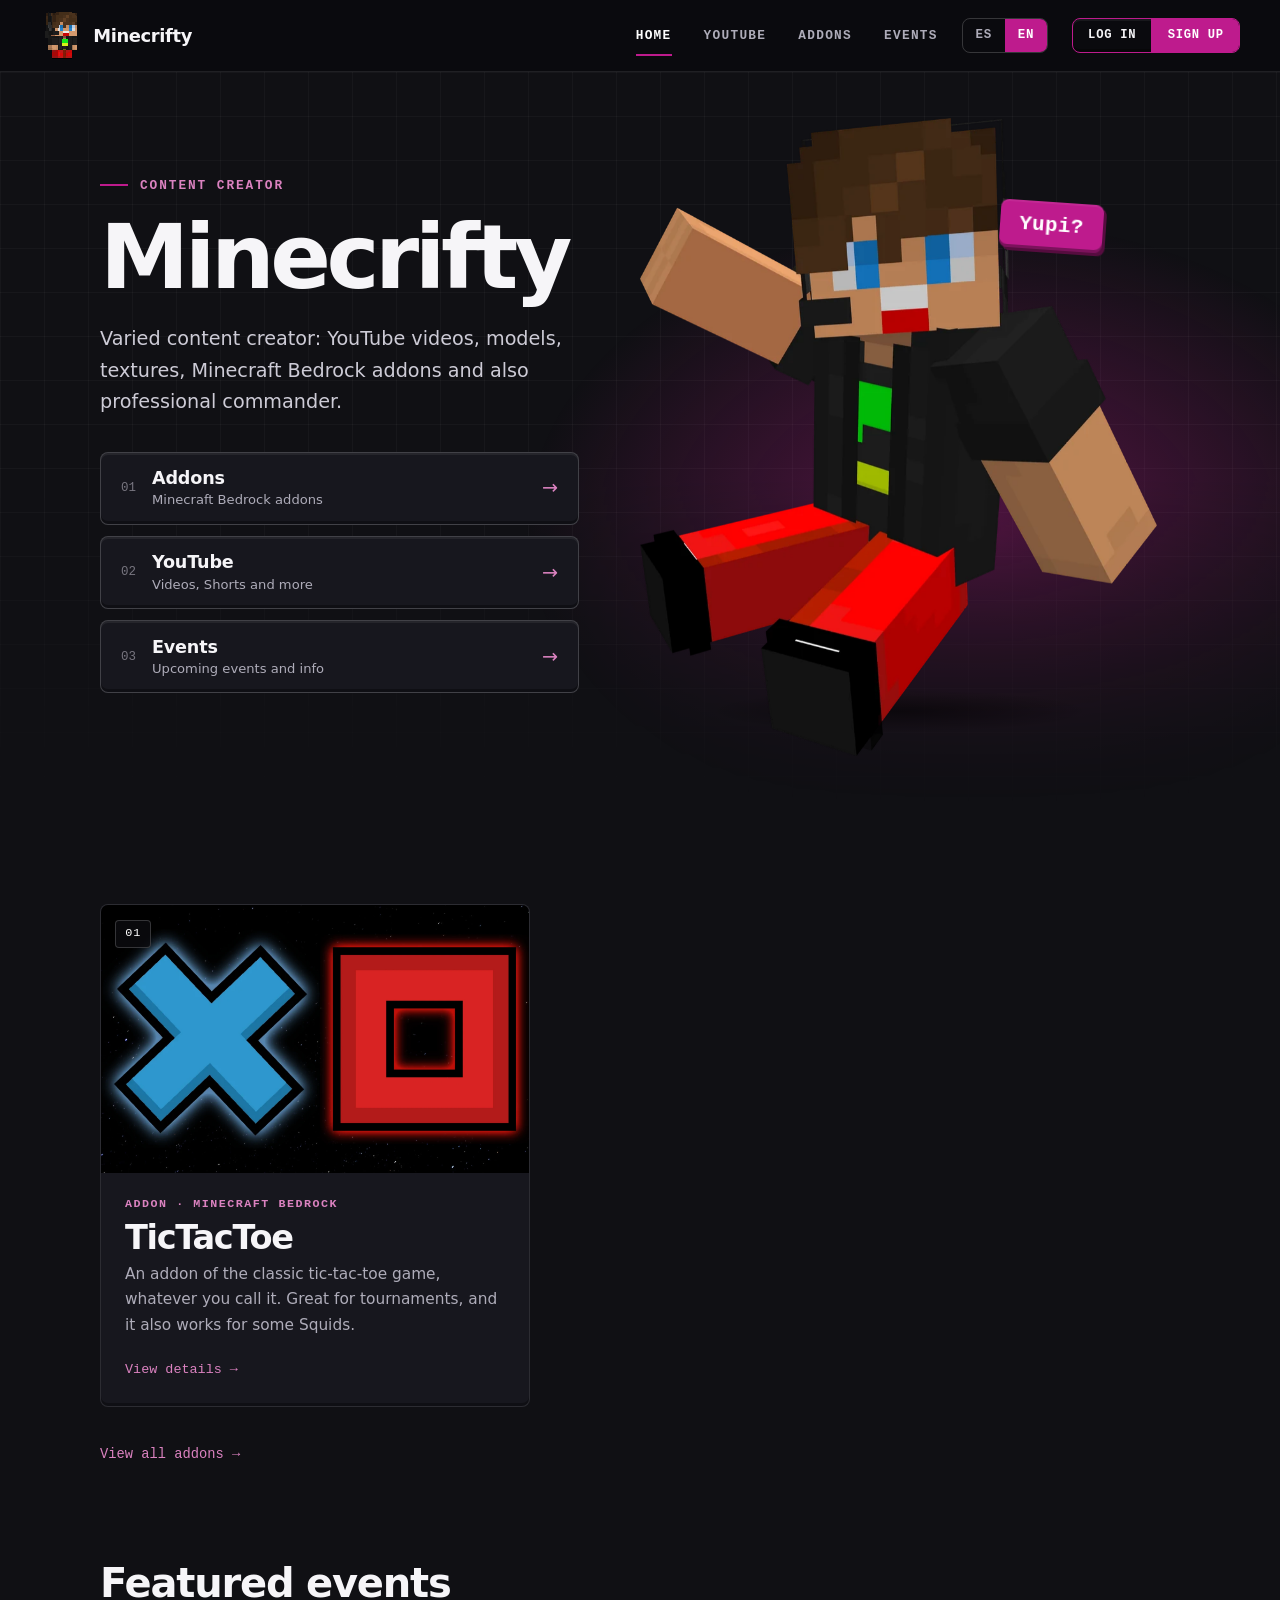
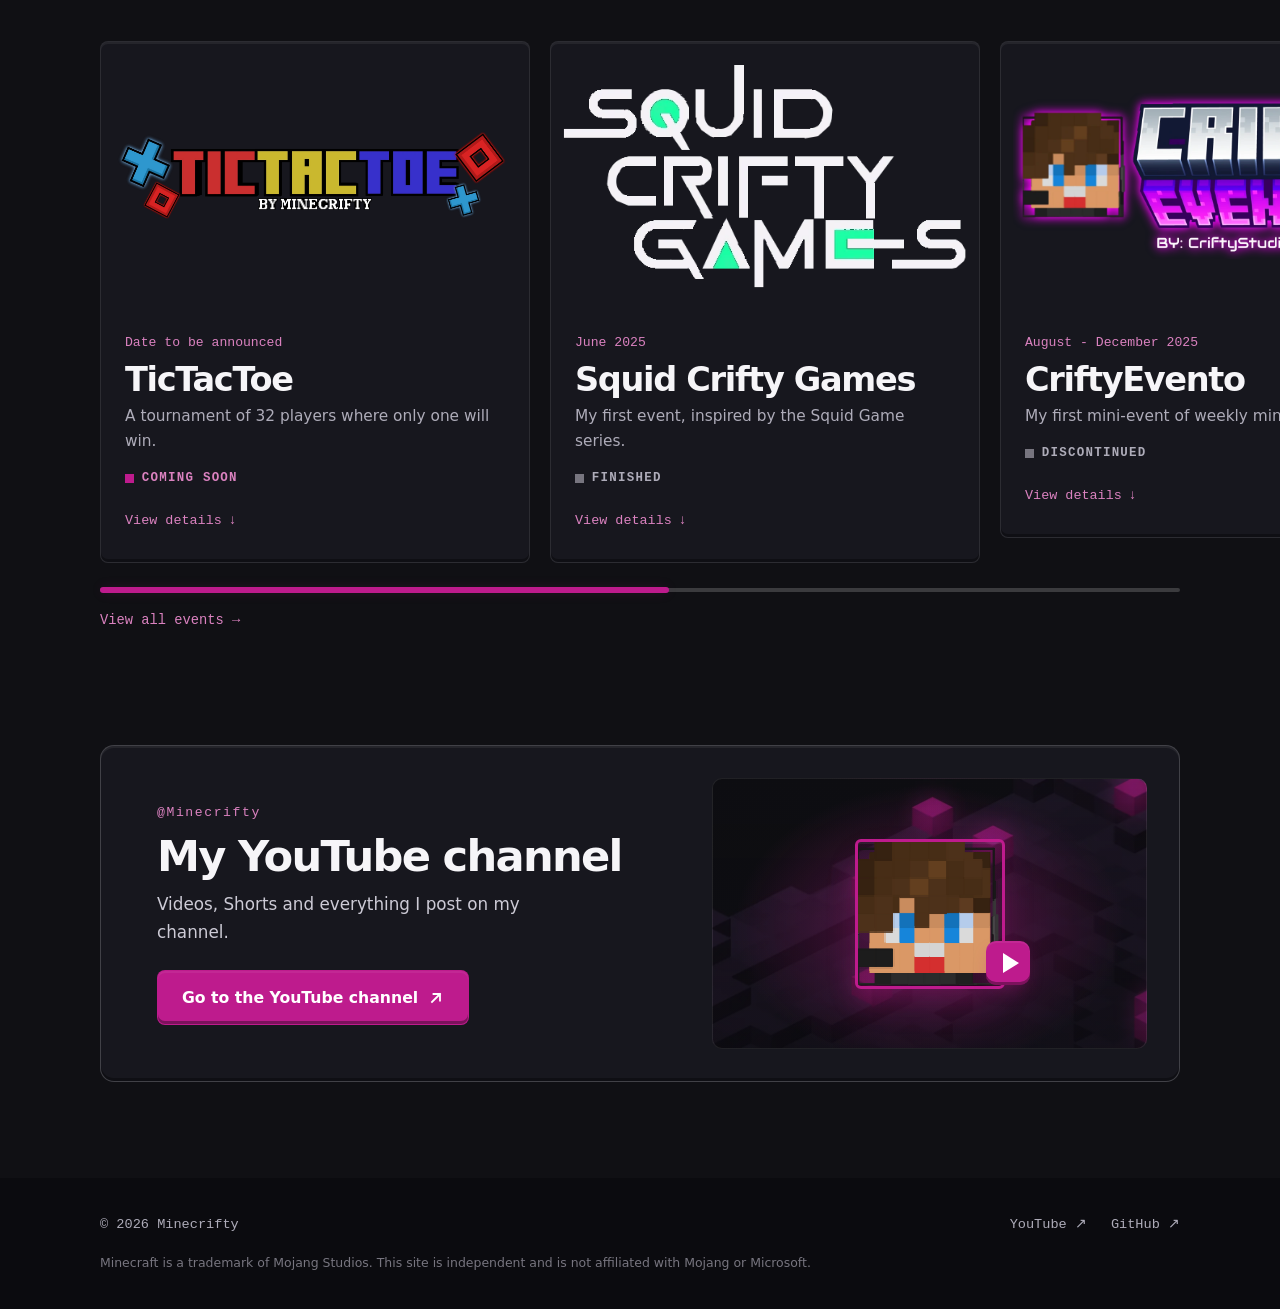
<file: index.html>
<!doctype html>
<html lang="es">
<head>
<meta charset="utf-8">
<meta name="viewport" content="width=device-width, initial-scale=1">
<title data-i18n="meta.home.title">Minecrifty</title>
<meta name="description" content="Página oficial de Minecrifty: creador de contenido de Minecraft: videos de YouTube, modelos, texturas, addons para Bedrock y commander profesional." data-i18n-attr="content:meta.home.desc">
<meta name="theme-color" content="#101014">
<link rel="canonical" href="https://minecrifty.github.io/">
<meta property="og:type" content="website">
<meta property="og:site_name" content="Minecrifty">
<meta property="og:title" content="Minecrifty" data-i18n-attr="content:meta.home.title">
<meta property="og:description" content="Página oficial de Minecrifty: creador de contenido de Minecraft: videos de YouTube, modelos, texturas, addons para Bedrock y commander profesional." data-i18n-attr="content:meta.home.desc">
<meta property="og:url" content="https://minecrifty.github.io/">
<meta property="og:image" content="https://minecrifty.github.io/assets/img/og-image.jpg">
<meta name="twitter:card" content="summary_large_image">
<link rel="icon" href="./favicon.ico?v=8" sizes="any">
<link rel="icon" type="image/png" sizes="32x32" href="./assets/img/favicon-32.png?v=8">
<link rel="icon" type="image/png" sizes="192x192" href="./assets/img/favicon-192.png?v=8">
<link rel="apple-touch-icon" href="./assets/img/apple-touch-icon.png?v=8">
<link rel="stylesheet" href="./assets/css/style.css?v=25">
<script>document.documentElement.classList.add("js")</script>
</head>
<body>
<a class="skip-link" href="#main" data-i18n="skip">Saltar al contenido</a>
<header class="site-header">
  <div class="container bar">
    <a class="brand" href="./" aria-label="Minecrifty, ir al inicio" data-i18n-attr="aria-label:brand.label">
      <span class="brand-pix" aria-hidden="true"><img class="b1" src="./assets/img/brand-1.png" width="42" height="47" alt=""><img class="b2" src="./assets/img/brand-2.png" width="42" height="47" alt=""></span><span>Minecrifty</span>
    </a>
    <nav class="site-nav" id="site-nav" aria-label="Navegación principal" data-i18n-attr="aria-label:nav.label">
      <ul>
        <li><a href="./" aria-current="page" data-i18n="nav.home">Inicio</a></li>
        <li><a href="./youtube/" data-i18n="nav.youtube">YouTube</a></li>
        <li><a href="./projects/" data-i18n="nav.projects">Addons</a></li>
        <li><a href="./events/" data-i18n="nav.events">Eventos</a></li>
        <li class="nav-auth"><div class="auth-split" role="group" aria-label="Cuenta" data-i18n-attr="aria-label:auth.label">
          <button type="button" class="auth-login" data-auth="login" data-i18n="auth.login">Iniciar sesión</button>
          <button type="button" class="auth-signup" data-auth="signup" data-i18n="auth.signup">Registrarse</button>
    </div></li>
      </ul>
    </nav>
    <div class="lang-switch" role="group" aria-label="Idioma" data-i18n-attr="aria-label:lang.label">
      <button type="button" data-lang="es" aria-pressed="true">ES</button>
      <button type="button" data-lang="en" aria-pressed="false">EN</button>
    </div>
    <div class="auth-split" role="group" aria-label="Cuenta" data-i18n-attr="aria-label:auth.label">
      <button type="button" class="auth-login" data-auth="login" data-i18n="auth.login">Iniciar sesión</button>
      <button type="button" class="auth-signup" data-auth="signup" data-i18n="auth.signup">Registrarse</button>
    </div>
    <button class="nav-toggle" type="button" aria-controls="site-nav" aria-expanded="false" aria-label="Menú" data-i18n-attr="aria-label:nav.menu">
      <span></span><span></span>
    </button>
  </div>
</header>
<div class="page">
<main id="main">
  <section class="hero">
    <div class="container hero-grid">
      <div class="hero-text reveal">
        <p class="eyebrow mono" data-i18n="home.role">Creador de contenido</p>
        <h1>Minecrifty</h1>
        <p class="lead" data-i18n="home.lead">Creador de contenido variado como videos de YouTube, modelos, texturas, addons de Minecraft Bedrock y también commander profesional.</p>
        <nav class="menu" aria-label="Accesos principales" data-i18n-attr="aria-label:menu.label">
          <a class="menu-btn" href="./projects/">
            <span class="mb-n mono">01</span>
            <span class="mb-main"><strong data-i18n="menu.addons">Addons</strong><small data-i18n="menu.addons.sub">Addons de Minecraft Bedrock</small></span>
            <span class="mb-arrow" aria-hidden="true">→</span>
          </a>
          <a class="menu-btn" href="./youtube/">
            <span class="mb-n mono">02</span>
            <span class="mb-main"><strong data-i18n="nav.youtube">YouTube</strong><small data-i18n="menu.yt.sub">Videos, Shorts y más</small></span>
            <span class="mb-arrow" aria-hidden="true">→</span>
          </a>
          <a class="menu-btn" href="./events/">
            <span class="mb-n mono">03</span>
            <span class="mb-main"><strong data-i18n="nav.events">Eventos</strong><small data-i18n="menu.events.sub">Próximos eventos e información</small></span>
            <span class="mb-arrow" aria-hidden="true">→</span>
          </a>
        </nav>
      </div>
      <!-- Render de Minecrifty saludando (PNG con transparencia). Para cambiarlo, reemplaza assets/img/minecrifty-wave.webp -->
      <div class="hero-art reveal" style="--d:120ms">
        <span class="hi mono" data-greeting>¡Hola!</span>
        <img class="wave" src="./assets/img/minecrifty-wave.webp" width="811" height="1000" alt="" alt="Minecrifty saludando, render de su skin de Minecraft" data-i18n-attr="alt:home.art.alt" fetchpriority="high" decoding="async">
      </div>

    </div>
  </section>

  <section class="section showcase">
    <div class="container">
      <div class="section-head reveal">
        <h2 data-i18n="home.featured">Addons destacados</h2>
      </div>
    </div>
    <div class="rail reveal" tabindex="0" aria-label="Addons destacados" data-i18n-attr="aria-label:home.featured">
      <a class="slide is-link" href="./projects/tictactoe/">
        <div class="media slide-media">
          <img src="./assets/img/tictactoe.webp" alt="" width="1600" height="1000" loading="lazy" decoding="async">
          <span class="chip mono">01</span>
        </div>
        <div class="slide-body">
          <p class="tag mono" data-i18n="p.ttt.tag">Addon · Minecraft Bedrock</p>
          <h3>TicTacToe</h3>
          <p class="desc" data-i18n="p.ttt.desc">Un addon del típico juego tres en raya, gato, tictactoe, o como le llamen a ese juego. Sirve bastante para hacer torneos y también queda para unos Squids.</p>
          <span class="more mono"><span data-i18n="common.details">Ver detalles</span> <span class="arrow" aria-hidden="true">→</span></span>
        </div>
      </a>
    </div>
    <div class="container">
      <p class="rail-more reveal"><a class="text-link mono" href="./projects/"><span data-i18n="home.all">Ver todos los addons</span> →</a></p>
    </div>
  </section>

  <section class="section showcase events-showcase">
    <div class="container">
      <div class="section-head reveal">
        <h2 data-i18n="home.events">Eventos destacados</h2>
      </div>
    </div>
    <!-- Se rellena sola con los eventos de /events/ (data-events-feed). El contenido de abajo es el respaldo si no carga. -->
    <div class="rail reveal" tabindex="0" aria-label="Eventos destacados" data-i18n-attr="aria-label:home.events" id="events-rail" data-events-feed="./events/" data-rail-line="events-line">
      <article class="slide ev-slide">
        <div class="media slide-media ev-logo"><img src="./assets/img/events/squid-crifty-games.webp" alt="Logo de Squid Crifty Games" width="500" height="286" loading="lazy" decoding="async"><span class="media-placeholder mono" data-i18n="common.imgsoon">Imagen próximamente</span></div>
        <div class="slide-body">
          <p class="ev-date mono" data-i18n="ev.scg.date">Junio 2025</p>
          <h3>Squid Crifty Games</h3>
          <p class="desc" data-i18n="ev.scg.desc">Mi primer evento inspirado en la serie Squid Game.</p>
          <span class="ev-status is-done mono" data-i18n="ev.status.done">Finalizado</span>
          <button class="ev-toggle mono" type="button" aria-expanded="false" aria-controls="home-ev-0"><span data-i18n="common.details">Ver detalles</span> <span class="arrow" aria-hidden="true">↓</span></button>
          <div class="ev-more" id="home-ev-0" hidden>
            <dl class="ev-facts">
              <div><dt data-i18n="ev.status">Estado</dt><dd data-i18n="ev.status.done">Finalizado</dd></div>
              <div><dt data-i18n="ev.when">Fecha</dt><dd data-i18n="ev.scg.date">Junio 2025</dd></div>
            </dl>
            <p class="prose" data-i18n="ev.scg.full">Este fue mi primer evento inspirado en la serie de Squid Game. Fue un evento 100% a base de comandos y addons propios (los addons solo incluían modelos y texturas).</p>
            <ul class="ev-games" data-lightbox>
              <li><div class="media gallery-item"><img src="./assets/img/events/scg/luz-verde-roja.webp" alt="Mapa de Luz Verde/Roja con la línea de meta y cactus" loading="lazy" decoding="async"><span class="media-placeholder mono" data-i18n="common.imgsoon">Imagen próximamente</span></div><strong data-i18n="ev.scg.g1.n">Luz Verde/Roja</strong><span data-i18n="ev.scg.g1.d">Basado en el primer juego de la serie Squid Game: cuando se pone la luz verde los jugadores deben avanzar, y cuando sale la luz roja deben detenerse o serán eliminados.</span></li>
              <li><div class="media gallery-item"><img src="./assets/img/events/scg/en-base.webp" alt="Mapa de En Base con baldosas sobre el césped" loading="lazy" decoding="async"><span class="media-placeholder mono" data-i18n="common.imgsoon">Imagen próximamente</span></div><strong data-i18n="ev.scg.g2.n">En Base</strong><span data-i18n="ev.scg.g2.d">Un juego musical: cuando la música se detiene, los jugadores deben pararse sobre una baldosa iluminada; de lo contrario son eliminados.</span></li>
              <li><div class="media gallery-item"><img src="./assets/img/events/scg/agrupados.webp" alt="Pasillo con aulas del juego Agrupados" loading="lazy" decoding="async"><span class="media-placeholder mono" data-i18n="common.imgsoon">Imagen próximamente</span></div><strong data-i18n="ev.scg.g3.n">Agrupados</strong><span data-i18n="ev.scg.g3.d">Suena la música y, cuando se detiene, aparece un número en pantalla. Esa cantidad exacta de jugadores debe meterse a un aula del mapa; si falta o sobra algún jugador, son eliminados.</span></li>
              <li><div class="media gallery-item"><img src="./assets/img/events/scg/vendados.webp" alt="Circuito de obstáculos de Vendados visto desde arriba" loading="lazy" decoding="async"><span class="media-placeholder mono" data-i18n="common.imgsoon">Imagen próximamente</span></div><strong data-i18n="ev.scg.g4.n">Vendados</strong><span data-i18n="ev.scg.g4.d">Se forman equipos de 2 personas: una es vendada y no puede ver nada, y la otra debe darle instrucciones para cruzar un camino lleno de obstáculos hasta la meta. El último equipo en llegar al final del circuito es eliminado.</span></li>
              <li><div class="media gallery-item"><img src="./assets/img/events/scg/final-congelada.webp" alt="Arena helada de la Final Congelada con jugadores" loading="lazy" decoding="async"><span class="media-placeholder mono" data-i18n="common.imgsoon">Imagen próximamente</span></div><strong data-i18n="ev.scg.g5.n">Final Congelada</strong><span data-i18n="ev.scg.g5.d">El juego final, donde solo quedan dos personas que deben pelear entre sí para ver quién gana; si uno cae al agua, es eliminado.</span></li>
              <li class="is-note"><div class="media gallery-item"><img src="./assets/img/events/scg/zona-de-comandos.webp" alt="Zona de Comandos" loading="lazy" decoding="async"><span class="media-placeholder mono" data-i18n="common.imgsoon">Imagen próximamente</span></div><strong data-i18n="ev.scg.cmd">Zona de Comandos</strong></li>
            </ul>
          </div>
        </div>
      </article>
    </div>
    <!-- Línea desplazadora (solo en PC; aparece cuando hay más eventos de los que caben) -->
    <div class="container">
      <div class="rail-line" id="events-line" hidden><div class="rail-line-thumb" role="scrollbar" aria-orientation="horizontal" aria-controls="events-rail" tabindex="0" aria-label="Desplazar eventos" data-i18n-attr="aria-label:ev.scroll"></div></div>
    </div>
    <div class="container">
      <p class="rail-more reveal"><a class="text-link mono" href="./events/"><span data-i18n="home.events.all">Ver todos los eventos</span> →</a></p>
    </div>
  </section>

  <section class="section yt-section">
    <div class="container">
      <div class="yt-card reveal">
        <div class="yt-card-text">
          <p class="mono band-handle">@Minecrifty</p>
          <h2 data-i18n="home.band.h">Mi canal de YouTube</h2>
          <p class="band-text" data-i18n="home.band.text">Videos, Shorts y todo lo que publico en mi canal.</p>
          <div class="actions">
            <a class="btn btn-primary" href="https://www.youtube.com/@Minecrifty" target="_blank" rel="noopener"><span data-i18n="yt.cta">Ir al canal de YouTube</span><svg viewBox="0 0 16 16" fill="none" stroke="currentColor" stroke-width="1.8" stroke-linecap="square" aria-hidden="true"><path d="M4 12 12 4M5.5 4H12v6.5"/></svg></a>
          </div>
        </div>
        <div class="yt-card-art" aria-hidden="true">
          <img class="yt-head" src="./assets/img/head.png" width="256" height="256" alt="" loading="lazy" decoding="async">
          <span class="play-badge"></span>
        </div>
      </div>
    </div>
  </section>
</main>
<footer class="site-footer">
  <div class="container">
    <div class="footer-row">
      <p class="mono">© <span data-year>2026</span> Minecrifty</p>
      <p class="footer-links mono">
        <a href="https://www.youtube.com/@Minecrifty" target="_blank" rel="noopener">YouTube ↗</a>
        <a href="https://github.com/Minecrifty" target="_blank" rel="noopener">GitHub ↗</a>
      </p>
    </div>
    <p class="footer-note" data-i18n="footer.note">Minecraft es una marca de Mojang Studios. Este sitio es independiente y no está afiliado a Mojang ni a Microsoft.</p>
  </div>
</footer>
</div>
<script src="./assets/js/config.js?v=25"></script>
<script src="./assets/js/videos.js?v=25"></script>
<script src="./assets/js/i18n.js?v=25"></script>
<script src="./assets/js/main.js?v=25"></script>
<script src="./assets/js/char.js?v=25"></script>
<script src="./assets/js/auth.js?v=25"></script>
<script src="./assets/js/profile.js?v=25"></script>
</body>
</html>
</file>
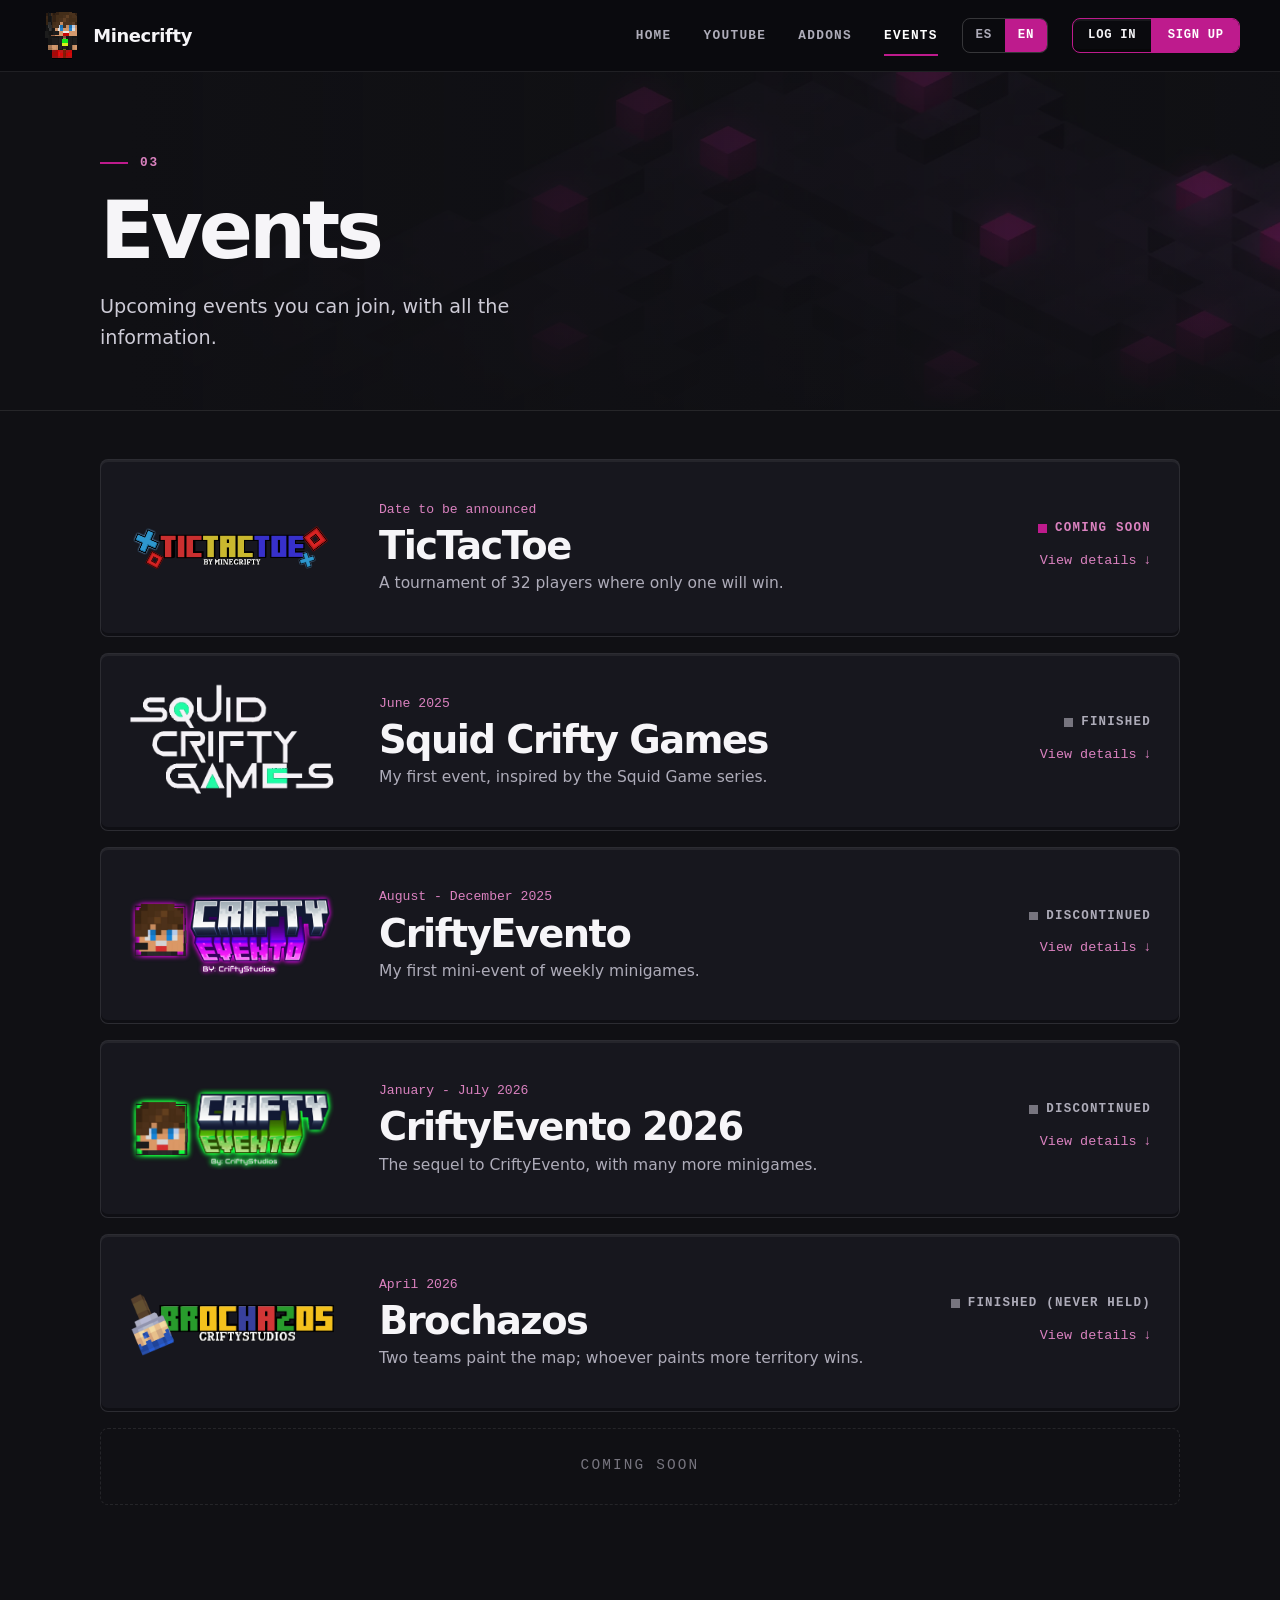
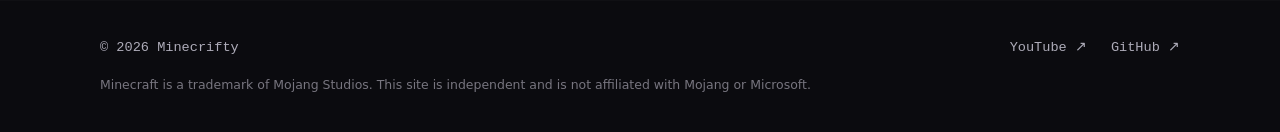
<file: events/index.html>
<!doctype html>
<html lang="es">
<head>
<meta charset="utf-8">
<meta name="viewport" content="width=device-width, initial-scale=1">
<title data-i18n="meta.events.title">Eventos — Minecrifty</title>
<meta name="description" content="Próximos eventos de Minecrifty en los que te puedes meter, con toda la información." data-i18n-attr="content:meta.events.desc">
<meta name="theme-color" content="#101014">
<link rel="canonical" href="https://minecrifty.github.io/events/">
<meta property="og:type" content="website">
<meta property="og:site_name" content="Minecrifty">
<meta property="og:title" content="Eventos — Minecrifty" data-i18n-attr="content:meta.events.title">
<meta property="og:description" content="Próximos eventos de Minecrifty en los que te puedes meter, con toda la información." data-i18n-attr="content:meta.events.desc">
<meta property="og:url" content="https://minecrifty.github.io/events/">
<meta property="og:image" content="https://minecrifty.github.io/assets/img/og-image.jpg">
<meta name="twitter:card" content="summary_large_image">
<link rel="icon" href="../favicon.ico?v=8" sizes="any">
<link rel="icon" type="image/png" sizes="32x32" href="../assets/img/favicon-32.png?v=8">
<link rel="icon" type="image/png" sizes="192x192" href="../assets/img/favicon-192.png?v=8">
<link rel="apple-touch-icon" href="../assets/img/apple-touch-icon.png?v=8">
<link rel="stylesheet" href="../assets/css/style.css?v=25">
<script>document.documentElement.classList.add("js")</script>
</head>
<body>
<a class="skip-link" href="#main" data-i18n="skip">Saltar al contenido</a>
<header class="site-header">
  <div class="container bar">
    <a class="brand" href="../" aria-label="Minecrifty, ir al inicio" data-i18n-attr="aria-label:brand.label">
      <span class="brand-pix" aria-hidden="true"><img class="b1" src="../assets/img/brand-1.png" width="42" height="47" alt=""><img class="b2" src="../assets/img/brand-2.png" width="42" height="47" alt=""></span><span>Minecrifty</span>
    </a>
    <nav class="site-nav" id="site-nav" aria-label="Navegación principal" data-i18n-attr="aria-label:nav.label">
      <ul>
        <li><a href="../" data-i18n="nav.home">Inicio</a></li>
        <li><a href="../youtube/" data-i18n="nav.youtube">YouTube</a></li>
        <li><a href="../projects/" data-i18n="nav.projects">Addons</a></li>
        <li><a href="../events/" aria-current="page" data-i18n="nav.events">Eventos</a></li>
        <li class="nav-auth"><div class="auth-split" role="group" aria-label="Cuenta" data-i18n-attr="aria-label:auth.label">
          <button type="button" class="auth-login" data-auth="login" data-i18n="auth.login">Iniciar sesión</button>
          <button type="button" class="auth-signup" data-auth="signup" data-i18n="auth.signup">Registrarse</button>
    </div></li>
      </ul>
    </nav>
    <div class="lang-switch" role="group" aria-label="Idioma" data-i18n-attr="aria-label:lang.label">
      <button type="button" data-lang="es" aria-pressed="true">ES</button>
      <button type="button" data-lang="en" aria-pressed="false">EN</button>
    </div>
    <div class="auth-split" role="group" aria-label="Cuenta" data-i18n-attr="aria-label:auth.label">
      <button type="button" class="auth-login" data-auth="login" data-i18n="auth.login">Iniciar sesión</button>
      <button type="button" class="auth-signup" data-auth="signup" data-i18n="auth.signup">Registrarse</button>
    </div>
    <button class="nav-toggle" type="button" aria-controls="site-nav" aria-expanded="false" aria-label="Menú" data-i18n-attr="aria-label:nav.menu">
      <span></span><span></span>
    </button>
  </div>
</header>
<div class="page">
<main id="main">
  <header class="page-head">
    <div class="container reveal">
      <p class="eyebrow mono">03</p>
      <h1 data-i18n="events.h1">Eventos</h1>
      <p class="lead" data-i18n="events.lead">Próximos eventos en los que te puedes meter, con toda la información.</p>
    </div>
  </header>
  <section class="section" style="padding-top:clamp(2rem,4vw,3rem)">
    <div class="container plist">
    <!-- Cada evento es un <article class="prow ev-card">. Al hacer clic se despliega .ev-more (info + imágenes).
         El carrusel de "Eventos destacados" del inicio lee estas tarjetas automáticamente. -->
    <article class="prow ev-card reveal" id="tictactoe">
      <div class="media prow-thumb ev-logo"><img src="../assets/img/events/tictactoe.webp" alt="Logo de TicTacToe" width="1600" height="347" loading="lazy" decoding="async"><span class="media-placeholder mono" data-i18n="common.imgsoon">Imagen próximamente</span></div>
      <div class="prow-main">
        <p class="ev-date mono" data-i18n="ev.date">Fecha por anunciar</p>
        <h2>TicTacToe</h2>
        <p class="desc" data-i18n="ev.ttt.desc">Un torneo de 32 personas donde solo una ganará.</p>
      </div>
      <div class="prow-end ev-side">
        <span class="ev-status mono" data-i18n="common.soon">Próximamente</span>
        <button class="ev-toggle mono" type="button" aria-expanded="false" aria-controls="ev-ttt-more"><span data-i18n="common.details">Ver detalles</span> <span class="arrow" aria-hidden="true">↓</span></button>
      </div>
      <div class="ev-more" id="ev-ttt-more" hidden>
        <dl class="ev-facts">
          <div><dt data-i18n="ev.status">Estado</dt><dd data-i18n="common.soon">Próximamente</dd></div>
          <div><dt data-i18n="ev.when">Fecha</dt><dd data-i18n="ev.date">Fecha por anunciar</dd></div>
        </dl>
        <p class="prose" data-i18n="ev.ttt.full">Será un torneo de 32 personas y solo una ganará. Más información próximamente.</p>
        <h3 class="ev-sub mono" data-i18n="ev.images">Imágenes</h3>
        <div class="ev-gallery" data-lightbox>
          <div class="media gallery-item"><img src="../assets/img/events/ttt/partida.webp" alt="Partida de TicTacToe con dos jugadores en el tablero" loading="lazy" decoding="async"><span class="media-placeholder mono" data-i18n="common.imgsoon">Imagen próximamente</span></div>
          <div class="media gallery-item"><img src="../assets/img/events/ttt/tablero.webp" alt="Tablero de TicTacToe con el botón de inicio" loading="lazy" decoding="async"><span class="media-placeholder mono" data-i18n="common.imgsoon">Imagen próximamente</span></div>
          <div class="media gallery-item"><img src="../assets/img/events/ttt/panel.webp" alt="Panel de control de TicTacToe" loading="lazy" decoding="async"><span class="media-placeholder mono" data-i18n="common.imgsoon">Imagen próximamente</span></div>
          <div class="media gallery-item"><img src="../assets/img/events/ttt/llaves.webp" alt="Vista aérea de las llaves del torneo" loading="lazy" decoding="async"><span class="media-placeholder mono" data-i18n="common.imgsoon">Imagen próximamente</span></div>
          <div class="media gallery-item"><img src="../assets/img/events/ttt/entrada.webp" alt="Entrada de la arena helada del torneo" loading="lazy" decoding="async"><span class="media-placeholder mono" data-i18n="common.imgsoon">Imagen próximamente</span></div>
          <div class="media gallery-item"><img src="../assets/img/events/ttt/lobby.webp" alt="Lobby del torneo" loading="lazy" decoding="async"><span class="media-placeholder mono" data-i18n="common.imgsoon">Imagen próximamente</span></div>
        </div>
      </div>
    </article>
    <article class="prow ev-card reveal" id="squid-crifty-games">
      <div class="media prow-thumb ev-logo"><img src="../assets/img/events/squid-crifty-games.webp" alt="Logo de Squid Crifty Games" width="500" height="286" loading="lazy" decoding="async"><span class="media-placeholder mono" data-i18n="common.imgsoon">Imagen próximamente</span></div>
      <div class="prow-main">
        <p class="ev-date mono" data-i18n="ev.scg.date">Junio 2025</p>
        <h2>Squid Crifty Games</h2>
        <p class="desc" data-i18n="ev.scg.desc">Mi primer evento inspirado en la serie Squid Game.</p>
      </div>
      <div class="prow-end ev-side">
        <span class="ev-status is-done mono" data-i18n="ev.status.done">Finalizado</span>
        <button class="ev-toggle mono" type="button" aria-expanded="false" aria-controls="ev-scg-more"><span data-i18n="common.details">Ver detalles</span> <span class="arrow" aria-hidden="true">↓</span></button>
      </div>
      <div class="ev-more" id="ev-scg-more" hidden>
        <dl class="ev-facts">
          <div><dt data-i18n="ev.status">Estado</dt><dd data-i18n="ev.status.done">Finalizado</dd></div>
          <div><dt data-i18n="ev.when">Fecha</dt><dd data-i18n="ev.scg.date">Junio 2025</dd></div>
        </dl>
        <p class="prose" data-i18n="ev.scg.full">Este fue mi primer evento inspirado en la serie de Squid Game. Fue un evento 100% a base de comandos y addons propios (los addons solo incluían modelos y texturas).</p>
        <ul class="ev-games" data-lightbox>
          <li><div class="media gallery-item"><img src="../assets/img/events/scg/luz-verde-roja.webp" alt="Mapa de Luz Verde/Roja con la línea de meta y cactus" loading="lazy" decoding="async"><span class="media-placeholder mono" data-i18n="common.imgsoon">Imagen próximamente</span></div><strong data-i18n="ev.scg.g1.n">Luz Verde/Roja</strong><span data-i18n="ev.scg.g1.d">Basado en el primer juego de la serie Squid Game: cuando se pone la luz verde los jugadores deben avanzar, y cuando sale la luz roja deben detenerse o serán eliminados.</span></li>
          <li><div class="media gallery-item"><img src="../assets/img/events/scg/en-base.webp" alt="Mapa de En Base con baldosas sobre el césped" loading="lazy" decoding="async"><span class="media-placeholder mono" data-i18n="common.imgsoon">Imagen próximamente</span></div><strong data-i18n="ev.scg.g2.n">En Base</strong><span data-i18n="ev.scg.g2.d">Un juego musical: cuando la música se detiene, los jugadores deben pararse sobre una baldosa iluminada; de lo contrario son eliminados.</span></li>
          <li><div class="media gallery-item"><img src="../assets/img/events/scg/agrupados.webp" alt="Pasillo con aulas del juego Agrupados" loading="lazy" decoding="async"><span class="media-placeholder mono" data-i18n="common.imgsoon">Imagen próximamente</span></div><strong data-i18n="ev.scg.g3.n">Agrupados</strong><span data-i18n="ev.scg.g3.d">Suena la música y, cuando se detiene, aparece un número en pantalla. Esa cantidad exacta de jugadores debe meterse a un aula del mapa; si falta o sobra algún jugador, son eliminados.</span></li>
          <li><div class="media gallery-item"><img src="../assets/img/events/scg/vendados.webp" alt="Circuito de obstáculos de Vendados visto desde arriba" loading="lazy" decoding="async"><span class="media-placeholder mono" data-i18n="common.imgsoon">Imagen próximamente</span></div><strong data-i18n="ev.scg.g4.n">Vendados</strong><span data-i18n="ev.scg.g4.d">Se forman equipos de 2 personas: una es vendada y no puede ver nada, y la otra debe darle instrucciones para cruzar un camino lleno de obstáculos hasta la meta. El último equipo en llegar al final del circuito es eliminado.</span></li>
          <li><div class="media gallery-item"><img src="../assets/img/events/scg/final-congelada.webp" alt="Arena helada de la Final Congelada con jugadores" loading="lazy" decoding="async"><span class="media-placeholder mono" data-i18n="common.imgsoon">Imagen próximamente</span></div><strong data-i18n="ev.scg.g5.n">Final Congelada</strong><span data-i18n="ev.scg.g5.d">El juego final, donde solo quedan dos personas que deben pelear entre sí para ver quién gana; si uno cae al agua, es eliminado.</span></li>
          <li class="is-note"><div class="media gallery-item"><img src="../assets/img/events/scg/zona-de-comandos.webp" alt="Zona de Comandos" loading="lazy" decoding="async"><span class="media-placeholder mono" data-i18n="common.imgsoon">Imagen próximamente</span></div><strong data-i18n="ev.scg.cmd">Zona de Comandos</strong></li>
        </ul>
      </div>
    </article>
    <article class="prow ev-card reveal" id="crifty-evento">
      <div class="media prow-thumb ev-logo"><img src="../assets/img/events/crifty-evento.webp" alt="Logo de CriftyEvento" width="1120" height="460" loading="lazy" decoding="async"><span class="media-placeholder mono" data-i18n="common.imgsoon">Imagen próximamente</span></div>
      <div class="prow-main">
        <p class="ev-date mono" data-i18n="ev.ce.date">Agosto - Diciembre 2025</p>
        <h2>CriftyEvento</h2>
        <p class="desc" data-i18n="ev.ce.desc">Mi primer minievento de minijuegos semanales.</p>
      </div>
      <div class="prow-end ev-side">
        <span class="ev-status is-done mono" data-i18n="ev.status.disc">Descontinuado</span>
        <button class="ev-toggle mono" type="button" aria-expanded="false" aria-controls="ev-ce-more"><span data-i18n="common.details">Ver detalles</span> <span class="arrow" aria-hidden="true">↓</span></button>
      </div>
      <div class="ev-more" id="ev-ce-more" hidden>
        <dl class="ev-facts">
          <div><dt data-i18n="ev.status">Estado</dt><dd data-i18n="ev.status.disc">Descontinuado</dd></div>
          <div><dt data-i18n="ev.when">Fecha</dt><dd data-i18n="ev.ce.date">Agosto - Diciembre 2025</dd></div>
        </dl>
        <p class="prose" data-i18n="ev.ce.full">Este fue mi primer minievento de minijuegos que hacía cada semana. Con este proyecto aprendí mucho más sobre comandos.</p>
        <ul class="ev-games" data-lightbox>
          <li><div class="media gallery-item"><img src="../assets/img/events/ce/spleef.webp" alt="Mapa de Spleef con capas de nieve" loading="lazy" decoding="async"><span class="media-placeholder mono" data-i18n="common.imgsoon">Imagen próximamente</span></div><strong data-i18n="ev.c26.g1.n">Spleef</strong><span data-i18n="ev.c26.g1.d">Los jugadores aparecen en un mapa con 8 plataformas de nieve, con una pala y 16 bolas de nieve. Al comenzar, rompen el piso para que los demás caigan hasta el último nivel y mueran.</span></li>
          <li><div class="ev-carousel"><div class="media gallery-item is-current"><img src="../assets/img/events/ce/colas-2.webp" alt="Mapa de Colas Locas con plataformas de colores, a oscuras" loading="lazy" decoding="async"><span class="media-placeholder mono" data-i18n="common.imgsoon">Imagen próximamente</span></div><div class="media gallery-item"><img src="../assets/img/events/ce/colas-1.webp" alt="Mapa de Colas Locas con árboles y césped" loading="lazy" decoding="async"><span class="media-placeholder mono" data-i18n="common.imgsoon">Imagen próximamente</span></div><button type="button" class="ev-car-btn is-prev" data-car="-1" aria-label="Imagen anterior" data-i18n-attr="aria-label:ev.car.prev">‹</button><button type="button" class="ev-car-btn is-next" data-car="1" aria-label="Imagen siguiente" data-i18n-attr="aria-label:ev.car.next">›</button><span class="ev-car-count mono" aria-hidden="true">1 / 2</span></div><strong data-i18n="ev.c26.g5.n">Colas Locas</strong><span data-i18n="ev.c26.g5.d">Hay cierta cantidad de colas y los jugadores deben luchar entre sí para conservar una al terminar el tiempo de la ronda, o morirán.</span></li>
          <li><div class="media gallery-item"><img src="../assets/img/events/ce/torre.webp" alt="Mapa de Torre con zonas de colores por equipo" loading="lazy" decoding="async"><span class="media-placeholder mono" data-i18n="common.imgsoon">Imagen próximamente</span></div><strong data-i18n="ev.ce.g3.n">Torre</strong><span data-i18n="ev.ce.g3.d">Los jugadores se dividen en 4 equipos. Una máquina saca un bloque aleatorio de Tetris que debe colocarse en el suelo de la mejor forma posible para ayudar a los jugadores a llegar a la campana que está en el techo. Los últimos equipos en tocar la campana son eliminados.</span></li>
          <li><div class="media gallery-item"><img src="../assets/img/events/ce/congelados.webp" alt="Mapa nevado de Congelados con un puente de madera" loading="lazy" decoding="async"><span class="media-placeholder mono" data-i18n="common.imgsoon">Imagen próximamente</span></div><strong data-i18n="ev.ce.g4.n">Congelados</strong><span data-i18n="ev.ce.g4.d">Al inicio de la ronda se eligen 2 congeladores. Empieza el tiempo y los demás jugadores deben esconderse o correr para que no los congelen. Un jugador congelado no puede moverse hasta que otro jugador descongelado lo descongele.</span></li>
          <li><div class="media gallery-item"><img src="../assets/img/events/ce/infectados.webp" alt="Mapa de Infectados con un avión estrellado" loading="lazy" decoding="async"><span class="media-placeholder mono" data-i18n="common.imgsoon">Imagen próximamente</span></div><strong data-i18n="ev.ce.g5.n">Infectados</strong><span data-i18n="ev.ce.g5.d">Hay un mapa grande y, al inicio, se elige a un jugador como infectado. Los demás deben escapar de él: si infecta a un jugador, ambos quedan infectados y deben infectar a todos los demás. El último sobreviviente es el ganador.</span></li>
          <li><div class="media gallery-item"><img src="../assets/img/events/ce/mobattack.webp" alt="Mapa de MobAttack con islas flotantes" loading="lazy" decoding="async"><span class="media-placeholder mono" data-i18n="common.imgsoon">Imagen próximamente</span></div><strong data-i18n="ev.ce.g6.n">MobAttack</strong><span data-i18n="ev.ce.g6.d">Los jugadores aparecen en un mapa y deben pelear entre sí. Cada cierto tiempo salen mobs y los jugadores deben evitar que los tiren al vacío; si caen, son eliminados.</span></li>
          <li><div class="media gallery-item"><img src="../assets/img/events/ce/crossy-highway.webp" alt="Carreteras de Crossy Highway" loading="lazy" decoding="async"><span class="media-placeholder mono" data-i18n="common.imgsoon">Imagen próximamente</span></div><strong data-i18n="ev.ce.g7.n">Crossy Highway</strong><span data-i18n="ev.ce.g7.d">Los jugadores aparecen en una calle y deben esquivar los autos y camiones que pasan hasta llegar a la meta; si los aplastan, son eliminados.</span></li>
          <li><div class="media gallery-item"><img src="../assets/img/events/ce/vagonetas.webp" alt="Escenario del teatro con vagonetas" loading="lazy" decoding="async"><span class="media-placeholder mono" data-i18n="common.imgsoon">Imagen próximamente</span></div><strong data-i18n="ev.ce.g8.n">Vagonetas Musicales</strong><span data-i18n="ev.ce.g8.d">Los jugadores aparecen en el escenario del teatro y suena música. Cuando la música se detiene, deben subirse a una vagoneta; quien se quede sin una es eliminado.</span></li>
          <li><div class="media gallery-item"><img src="../assets/img/events/ce/jump-rope.webp" alt="Torre de Jump Rope" loading="lazy" decoding="async"><span class="media-placeholder mono" data-i18n="common.imgsoon">Imagen próximamente</span></div><strong data-i18n="ev.ce.g9.n">Jump Rope</strong><span data-i18n="ev.ce.g9.d">Juego inspirado en la 3.ª temporada de Squid Game: los jugadores deben saltar la cuerda; de lo contrario caen al vacío y son eliminados.</span></li>
          <li><div class="media gallery-item"><img src="../assets/img/events/ce/escondite.webp" alt="Jugadores en la sala de Escondite" loading="lazy" decoding="async"><span class="media-placeholder mono" data-i18n="common.imgsoon">Imagen próximamente</span></div><strong data-i18n="ev.ce.g10.n">Escondite</strong><span data-i18n="ev.ce.g10.d">Otro juego inspirado en la 3.ª temporada de Squid Game. Los jugadores se dividen en 2 equipos, llaves y cuchillos: los de cuchillo deben matar a los de llave, y los de llave deben salir del laberinto sin morir, abriendo puertas con su llave. Cada puerta tiene una cerradura que solo se abre con uno de los 3 tipos de llave repartidos entre los jugadores.</span></li>
          <li class="is-note"><div class="media gallery-item"><img src="../assets/img/events/ce/lobby.webp" alt="Lobby del evento" loading="lazy" decoding="async"><span class="media-placeholder mono" data-i18n="common.imgsoon">Imagen próximamente</span></div><strong data-i18n="ev.note.lobby">Lobby</strong></li>
          <li class="is-note"><div class="media gallery-item"><img src="../assets/img/events/ce/zona-de-comandos.webp" alt="Zona de Comandos" loading="lazy" decoding="async"><span class="media-placeholder mono" data-i18n="common.imgsoon">Imagen próximamente</span></div><strong data-i18n="ev.scg.cmd">Zona de Comandos</strong></li>
        </ul>
      </div>
    </article>
    <article class="prow ev-card reveal" id="crifty-evento-2026">
      <div class="media prow-thumb ev-logo"><img src="../assets/img/events/crifty-evento-2026.webp" alt="Logo de CriftyEvento 2026" width="1705" height="689" loading="lazy" decoding="async"><span class="media-placeholder mono" data-i18n="common.imgsoon">Imagen próximamente</span></div>
      <div class="prow-main">
        <p class="ev-date mono" data-i18n="ev.c26.date">Enero - Julio 2026</p>
        <h2>CriftyEvento 2026</h2>
        <p class="desc" data-i18n="ev.c26.desc">La secuela de CriftyEvento, con muchos más minijuegos.</p>
      </div>
      <div class="prow-end ev-side">
        <span class="ev-status is-done mono" data-i18n="ev.status.disc">Descontinuado</span>
        <button class="ev-toggle mono" type="button" aria-expanded="false" aria-controls="ev-c26-more"><span data-i18n="common.details">Ver detalles</span> <span class="arrow" aria-hidden="true">↓</span></button>
      </div>
      <div class="ev-more" id="ev-c26-more" hidden>
        <dl class="ev-facts">
          <div><dt data-i18n="ev.status">Estado</dt><dd data-i18n="ev.status.disc">Descontinuado</dd></div>
          <div><dt data-i18n="ev.when">Fecha</dt><dd data-i18n="ev.c26.date">Enero - Julio 2026</dd></div>
        </dl>
        <p class="prose" data-i18n="ev.c26.full">Este evento fue la secuela de CriftyEvento (2025) y fue bastante más avanzado en cuanto a la estructura de los comandos. Contaba con bastantes minijuegos:</p>
        <h3 class="ev-sub mono" data-i18n="ev.games">Minijuegos</h3>
        <ul class="ev-games" data-lightbox>
          <li><div class="media gallery-item"><img src="../assets/img/events/c26/spleef.webp" alt="Mapa de Spleef con plataformas de nieve" loading="lazy" decoding="async"><span class="media-placeholder mono" data-i18n="common.imgsoon">Imagen próximamente</span></div><strong data-i18n="ev.c26.g1.n">Spleef</strong><span data-i18n="ev.c26.g1.d">Los jugadores aparecen en un mapa con 8 plataformas de nieve, con una pala y 16 bolas de nieve. Al comenzar, rompen el piso para que los demás caigan hasta el último nivel y mueran.</span></li>
          <li><div class="media gallery-item"><img src="../assets/img/events/c26/colores.webp" alt="Plataformas de colores del juego Colores" loading="lazy" decoding="async"><span class="media-placeholder mono" data-i18n="common.imgsoon">Imagen próximamente</span></div><strong data-i18n="ev.c26.g2.n">Colores</strong><span data-i18n="ev.c26.g2.d">Hay varias plataformas de distintos colores. La pantalla muestra un color y los jugadores deben ir a una plataforma de ese color en un tiempo asignado; de lo contrario mueren.</span></li>
          <li><div class="media gallery-item"><img src="../assets/img/events/c26/ice.webp" alt="Pista de hielo de Ice Rink Risk" loading="lazy" decoding="async"><span class="media-placeholder mono" data-i18n="common.imgsoon">Imagen próximamente</span></div><strong data-i18n="ev.c26.g3.n">Ice Rink Risk</strong><span data-i18n="ev.c26.g3.d">Los jugadores aparecen en un mapa de hielo limitado. Una bola con pinchos rebota en las paredes y deben evitar que los pinche o morirán.</span></li>
          <li><div class="media gallery-item"><img src="../assets/img/events/c26/base.webp" alt="Mapa de En Base con baldosas sobre el césped" loading="lazy" decoding="async"><span class="media-placeholder mono" data-i18n="common.imgsoon">Imagen próximamente</span></div><strong data-i18n="ev.c26.g4.n">En Base</strong><span data-i18n="ev.c26.g4.d">Hay varias bases en el suelo y, cuando la música para, los jugadores deben ir a una base iluminada; de lo contrario mueren.</span></li>
          <li><div class="media gallery-item"><img src="../assets/img/events/c26/colas.webp" alt="Mapa de Colas Locas con hongos y un estanque" loading="lazy" decoding="async"><span class="media-placeholder mono" data-i18n="common.imgsoon">Imagen próximamente</span></div><strong data-i18n="ev.c26.g5.n">Colas Locas</strong><span data-i18n="ev.c26.g5.d">Hay cierta cantidad de colas y los jugadores deben luchar entre sí para conservar una al terminar el tiempo de la ronda, o morirán.</span></li>
          <li><div class="media gallery-item"><img src="../assets/img/events/c26/banderas.webp" alt="Mapa de Banderas sobre lava" loading="lazy" decoding="async"><span class="media-placeholder mono" data-i18n="common.imgsoon">Imagen próximamente</span></div><strong data-i18n="ev.c26.g6.n">Banderas</strong><span data-i18n="ev.c26.g6.d">Mi juego favorito de todos los que he hecho. Los jugadores están en una plataforma flotante y el administrador tiene dos banderas: si saca la roja, deben agacharse; si saca la blanca, deben saltar. Quien se equivoca cae al vacío y muere.</span></li>
          <li><div class="media gallery-item"><img src="../assets/img/events/c26/colina.webp" alt="Mapa de Colina con tres montañas y banderas" loading="lazy" decoding="async"><span class="media-placeholder mono" data-i18n="common.imgsoon">Imagen próximamente</span></div><strong data-i18n="ev.c26.g7.n">Colina</strong><span data-i18n="ev.c26.g7.d">Los jugadores aparecen en un mapa con 3 montañas fáciles de escalar: dos moradas y pequeñas, y una verde y más grande. La verde da 1 punto por segundo y la morada 1 punto cada 3 segundos. Gana quien consiga más puntos antes de que acabe el tiempo; los de menor puntaje son eliminados.</span></li>
          <li><div class="media gallery-item"><img src="../assets/img/events/c26/huevos.webp" alt="Granja de Huevos con zonas de colores por equipo" loading="lazy" decoding="async"><span class="media-placeholder mono" data-i18n="common.imgsoon">Imagen próximamente</span></div><strong data-i18n="ev.c26.g8.n">Huevos</strong><span data-i18n="ev.c26.g8.d">Se forman 4 equipos de distintos colores y se esconden huevos de Pascua de esos 4 colores. Cada equipo debe encontrar la mayor cantidad de huevos de su color; el equipo con menos huevos es eliminado.</span></li>
                  <li class="is-note"><div class="media gallery-item"><img src="../assets/img/events/c26/lobby.webp" alt="Lobby del evento" loading="lazy" decoding="async"><span class="media-placeholder mono" data-i18n="common.imgsoon">Imagen próximamente</span></div><strong data-i18n="ev.note.lobby">Lobby</strong></li>
          <li class="is-note"><div class="media gallery-item"><img src="../assets/img/events/c26/cancelado.webp" alt="Pista de carreras, juego cancelado debido a errores" loading="lazy" decoding="async"><span class="media-placeholder mono" data-i18n="common.imgsoon">Imagen próximamente</span></div><strong data-i18n="ev.note.cancel">Juego cancelado debido a errores</strong></li>
          <li class="is-note"><div class="media gallery-item"><img src="../assets/img/events/c26/comandos.webp" alt="Zona de Comandos" loading="lazy" decoding="async"><span class="media-placeholder mono" data-i18n="common.imgsoon">Imagen próximamente</span></div><strong data-i18n="ev.scg.cmd">Zona de Comandos</strong></li>
        </ul>
      </div>
    </article>
    <article class="prow ev-card reveal" id="brochazos">
      <div class="media prow-thumb ev-logo"><img src="../assets/img/events/brochazos.webp" alt="Logo de Brochazos" width="2053" height="659" loading="lazy" decoding="async"><span class="media-placeholder mono" data-i18n="common.imgsoon">Imagen próximamente</span></div>
      <div class="prow-main">
        <p class="ev-date mono" data-i18n="ev.br.date">Abril 2026</p>
        <h2>Brochazos</h2>
        <p class="desc" data-i18n="ev.br.desc">Dos equipos pintan el mapa; gana quien pinte más territorio.</p>
      </div>
      <div class="prow-end ev-side">
        <span class="ev-status is-done mono" data-i18n="ev.status.never">Finalizado (nunca se realizó)</span>
        <button class="ev-toggle mono" type="button" aria-expanded="false" aria-controls="ev-br-more"><span data-i18n="common.details">Ver detalles</span> <span class="arrow" aria-hidden="true">↓</span></button>
      </div>
      <div class="ev-more" id="ev-br-more" hidden>
        <dl class="ev-facts">
          <div><dt data-i18n="ev.status">Estado</dt><dd data-i18n="ev.status.never">Finalizado (nunca se realizó)</dd></div>
          <div><dt data-i18n="ev.when">Fecha</dt><dd data-i18n="ev.br.date">Abril 2026</dd></div>
        </dl>
        <p class="prose" data-i18n="ev.br.full">Los jugadores se dividen en 2 equipos de distinto color. Cada uno recibe una brocha y debe pintar la mayor cantidad posible del mapa. Por el mapa hay cajas de regalo que otorgan power ups que pueden beneficiar o perjudicar. Al terminar, el equipo con más territorio pintado gana y el otro es eliminado.</p>
        <ul class="ev-games" data-lightbox>
          <li><div class="media gallery-item"><img src="../assets/img/events/br/mapa-aereo.webp" alt="Vista aérea del mapa de Brochazos" loading="lazy" decoding="async"><span class="media-placeholder mono" data-i18n="common.imgsoon">Imagen próximamente</span></div><strong data-i18n="ev.br.i1.n">Vista aérea del mapa</strong><span data-i18n="ev.br.i1.d">Un laberinto de paredes sobre nieve, con la base de cada equipo (naranja y verde) en extremos opuestos.</span></li>
          <li><div class="media gallery-item"><img src="../assets/img/events/br/mapa-suelo.webp" alt="Mapa de Brochazos visto desde el suelo" loading="lazy" decoding="async"><span class="media-placeholder mono" data-i18n="common.imgsoon">Imagen próximamente</span></div><strong data-i18n="ev.br.i2.n">Dentro del mapa</strong><span data-i18n="ev.br.i2.d">Los pasillos de nieve, los muros y las cajas de madera repartidas por el mapa vistos desde el suelo.</span></li>
          <li><div class="media gallery-item"><img src="../assets/img/events/br/power-ups.webp" alt="Caja de regalo, helicóptero y frasco de pintura" loading="lazy" decoding="async"><span class="media-placeholder mono" data-i18n="common.imgsoon">Imagen próximamente</span></div><strong data-i18n="ev.br.i3.n">Power ups</strong><span data-i18n="ev.br.i3.d">Una caja de regalo, un helicóptero y un frasco de pintura: algunos de los objetos que aparecen por el mapa.</span></li>
          <li><div class="media gallery-item"><img src="../assets/img/events/br/isla.webp" alt="Isla flotante con árboles" loading="lazy" decoding="async"><span class="media-placeholder mono" data-i18n="common.imgsoon">Imagen próximamente</span></div><strong data-i18n="ev.br.i4.n">Isla</strong><span data-i18n="ev.br.i4.d">Una isla flotante con árboles y una plataforma en el centro.</span></li>
          <li class="is-note"><div class="media gallery-item"><img src="../assets/img/events/br/zona-de-comandos.webp" alt="Zona de Comandos" loading="lazy" decoding="async"><span class="media-placeholder mono" data-i18n="common.imgsoon">Imagen próximamente</span></div><strong data-i18n="ev.scg.cmd">Zona de Comandos</strong></li>
        </ul>
      </div>
    </article>
    <p class="ev-soon mono reveal" data-i18n="common.soon">Próximamente</p>
    </div>
  </section>
</main>
<footer class="site-footer">
  <div class="container">
    <div class="footer-row">
      <p class="mono">© <span data-year>2026</span> Minecrifty</p>
      <p class="footer-links mono">
        <a href="https://www.youtube.com/@Minecrifty" target="_blank" rel="noopener">YouTube ↗</a>
        <a href="https://github.com/Minecrifty" target="_blank" rel="noopener">GitHub ↗</a>
      </p>
    </div>
    <p class="footer-note" data-i18n="footer.note">Minecraft es una marca de Mojang Studios. Este sitio es independiente y no está afiliado a Mojang ni a Microsoft.</p>
  </div>
</footer>
</div>
<script src="../assets/js/config.js?v=25"></script>
<script src="../assets/js/videos.js?v=25"></script>
<script src="../assets/js/i18n.js?v=25"></script>
<script src="../assets/js/main.js?v=25"></script>
<script src="../assets/js/char.js?v=25"></script>
<script src="../assets/js/auth.js?v=25"></script>
<script src="../assets/js/profile.js?v=25"></script>
</body>
</html>
</file>
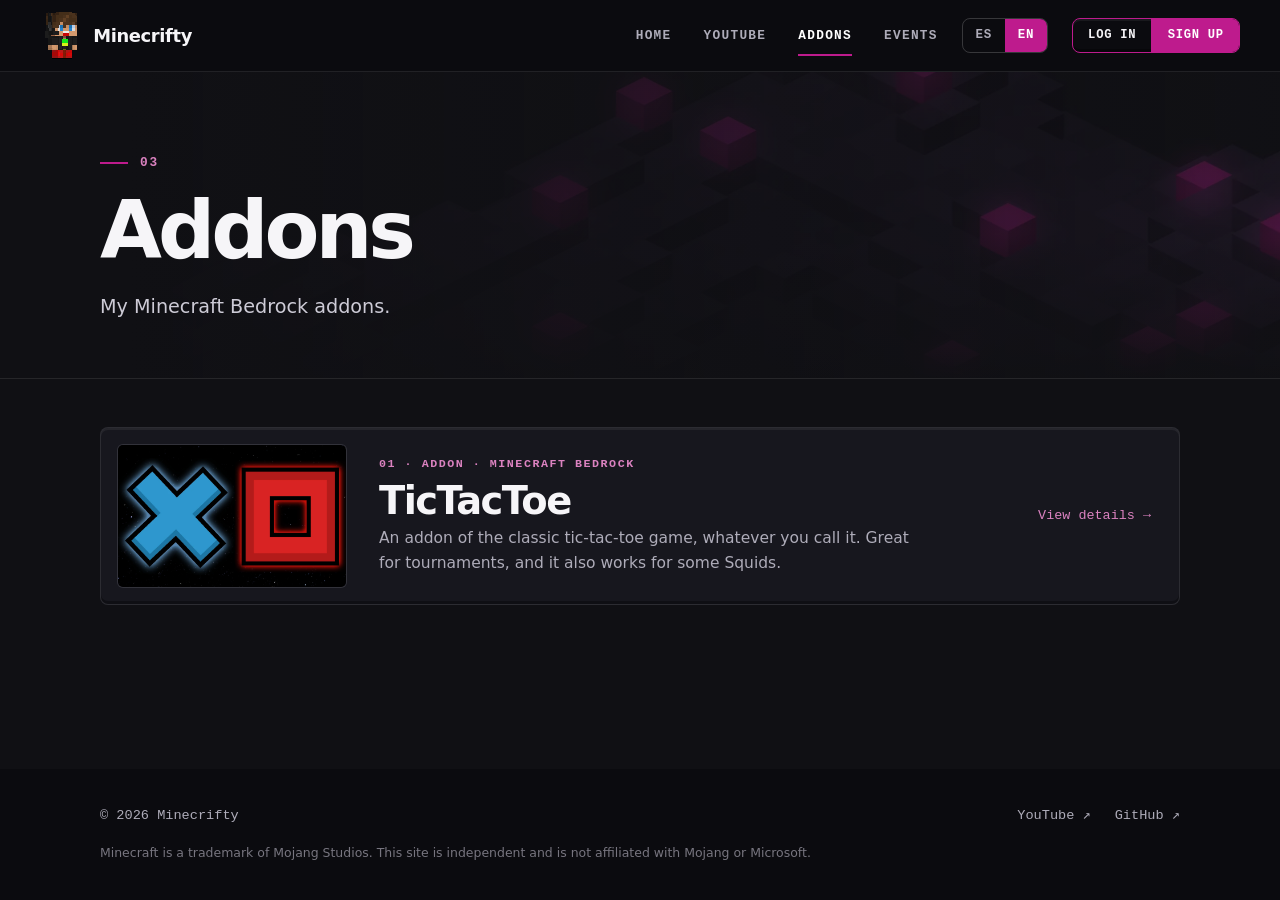
<file: projects/index.html>
<!doctype html>
<html lang="es">
<head>
<meta charset="utf-8">
<meta name="viewport" content="width=device-width, initial-scale=1">
<title data-i18n="meta.projects.title">Addons — Minecrifty</title>
<meta name="description" content="Addons de Minecraft Bedrock de Minecrifty." data-i18n-attr="content:meta.projects.desc">
<meta name="theme-color" content="#101014">
<link rel="canonical" href="https://minecrifty.github.io/projects/">
<meta property="og:type" content="website">
<meta property="og:site_name" content="Minecrifty">
<meta property="og:title" content="Addons — Minecrifty" data-i18n-attr="content:meta.projects.title">
<meta property="og:description" content="Addons de Minecraft Bedrock de Minecrifty." data-i18n-attr="content:meta.projects.desc">
<meta property="og:url" content="https://minecrifty.github.io/projects/">
<meta property="og:image" content="https://minecrifty.github.io/assets/img/og-image.jpg">
<meta name="twitter:card" content="summary_large_image">
<link rel="icon" href="../favicon.ico?v=8" sizes="any">
<link rel="icon" type="image/png" sizes="32x32" href="../assets/img/favicon-32.png?v=8">
<link rel="icon" type="image/png" sizes="192x192" href="../assets/img/favicon-192.png?v=8">
<link rel="apple-touch-icon" href="../assets/img/apple-touch-icon.png?v=8">
<link rel="stylesheet" href="../assets/css/style.css?v=22">
<script>document.documentElement.classList.add("js")</script>
</head>
<body>
<a class="skip-link" href="#main" data-i18n="skip">Saltar al contenido</a>
<header class="site-header">
  <div class="container bar">
    <a class="brand" href="../" aria-label="Minecrifty, ir al inicio" data-i18n-attr="aria-label:brand.label">
      <span class="brand-pix" aria-hidden="true"><img class="b1" src="../assets/img/brand-1.png" width="42" height="47" alt=""><img class="b2" src="../assets/img/brand-2.png" width="42" height="47" alt=""></span><span>Minecrifty</span>
    </a>
    <nav class="site-nav" id="site-nav" aria-label="Navegación principal" data-i18n-attr="aria-label:nav.label">
      <ul>
        <li><a href="../" data-i18n="nav.home">Inicio</a></li>
        <li><a href="../youtube/" data-i18n="nav.youtube">YouTube</a></li>
        <li><a href="../projects/" aria-current="page" data-i18n="nav.projects">Addons</a></li>
        <li><a href="../events/" data-i18n="nav.events">Eventos</a></li>
        <li class="nav-auth"><div class="auth-split" role="group" aria-label="Cuenta" data-i18n-attr="aria-label:auth.label">
          <button type="button" class="auth-login" data-auth="login" data-i18n="auth.login">Iniciar sesión</button>
          <button type="button" class="auth-signup" data-auth="signup" data-i18n="auth.signup">Registrarse</button>
    </div></li>
      </ul>
    </nav>
    <div class="lang-switch" role="group" aria-label="Idioma" data-i18n-attr="aria-label:lang.label">
      <button type="button" data-lang="es" aria-pressed="true">ES</button>
      <button type="button" data-lang="en" aria-pressed="false">EN</button>
    </div>
    <div class="auth-split" role="group" aria-label="Cuenta" data-i18n-attr="aria-label:auth.label">
      <button type="button" class="auth-login" data-auth="login" data-i18n="auth.login">Iniciar sesión</button>
      <button type="button" class="auth-signup" data-auth="signup" data-i18n="auth.signup">Registrarse</button>
    </div>
    <button class="nav-toggle" type="button" aria-controls="site-nav" aria-expanded="false" aria-label="Menú" data-i18n-attr="aria-label:nav.menu">
      <span></span><span></span>
    </button>
  </div>
</header>
<div class="page">
<main id="main">
  <header class="page-head">
    <div class="container reveal">
      <p class="eyebrow mono">03</p>
      <h1 data-i18n="projects.h1">Addons</h1>
      <p class="lead" data-i18n="projects.lead">Mis addons de Minecraft Bedrock.</p>
    </div>
  </header>
  <section class="section" style="padding-top:clamp(2rem,4vw,3rem)">
    <div class="container plist">
    <a class="prow is-link reveal" href="../projects/tictactoe/">
      <div class="media prow-thumb"><img src="../assets/img/tictactoe.webp" alt="" width="1600" height="1000" loading="lazy" decoding="async"></div>
      <div class="prow-main">
        <p class="tag mono"><span>01</span> · <span data-i18n="p.ttt.tag">Addon · Minecraft Bedrock</span></p>
        <h2>TicTacToe</h2>
        <p class="desc" data-i18n="p.ttt.desc">Un addon del típico juego tres en raya, gato, tictactoe, o como le llamen a ese juego. Sirve bastante para hacer torneos y también queda para unos Squids.</p>
      </div>
      <span class="prow-end mono"><span data-i18n="common.details">Ver detalles</span> →</span>
    </a>
    </div>
  </section>
</main>
<footer class="site-footer">
  <div class="container">
    <div class="footer-row">
      <p class="mono">© <span data-year>2026</span> Minecrifty</p>
      <p class="footer-links mono">
        <a href="https://www.youtube.com/@Minecrifty" target="_blank" rel="noopener">YouTube ↗</a>
        <a href="https://github.com/Minecrifty" target="_blank" rel="noopener">GitHub ↗</a>
      </p>
    </div>
    <p class="footer-note" data-i18n="footer.note">Minecraft es una marca de Mojang Studios. Este sitio es independiente y no está afiliado a Mojang ni a Microsoft.</p>
  </div>
</footer>
</div>
<script src="../assets/js/config.js?v=22"></script>
<script src="../assets/js/videos.js?v=22"></script>
<script src="../assets/js/i18n.js?v=22"></script>
<script src="../assets/js/main.js?v=22"></script>
<script src="../assets/js/char.js?v=22"></script>
<script src="../assets/js/auth.js?v=22"></script>
<script src="../assets/js/profile.js?v=22"></script>
</body>
</html>
</file>
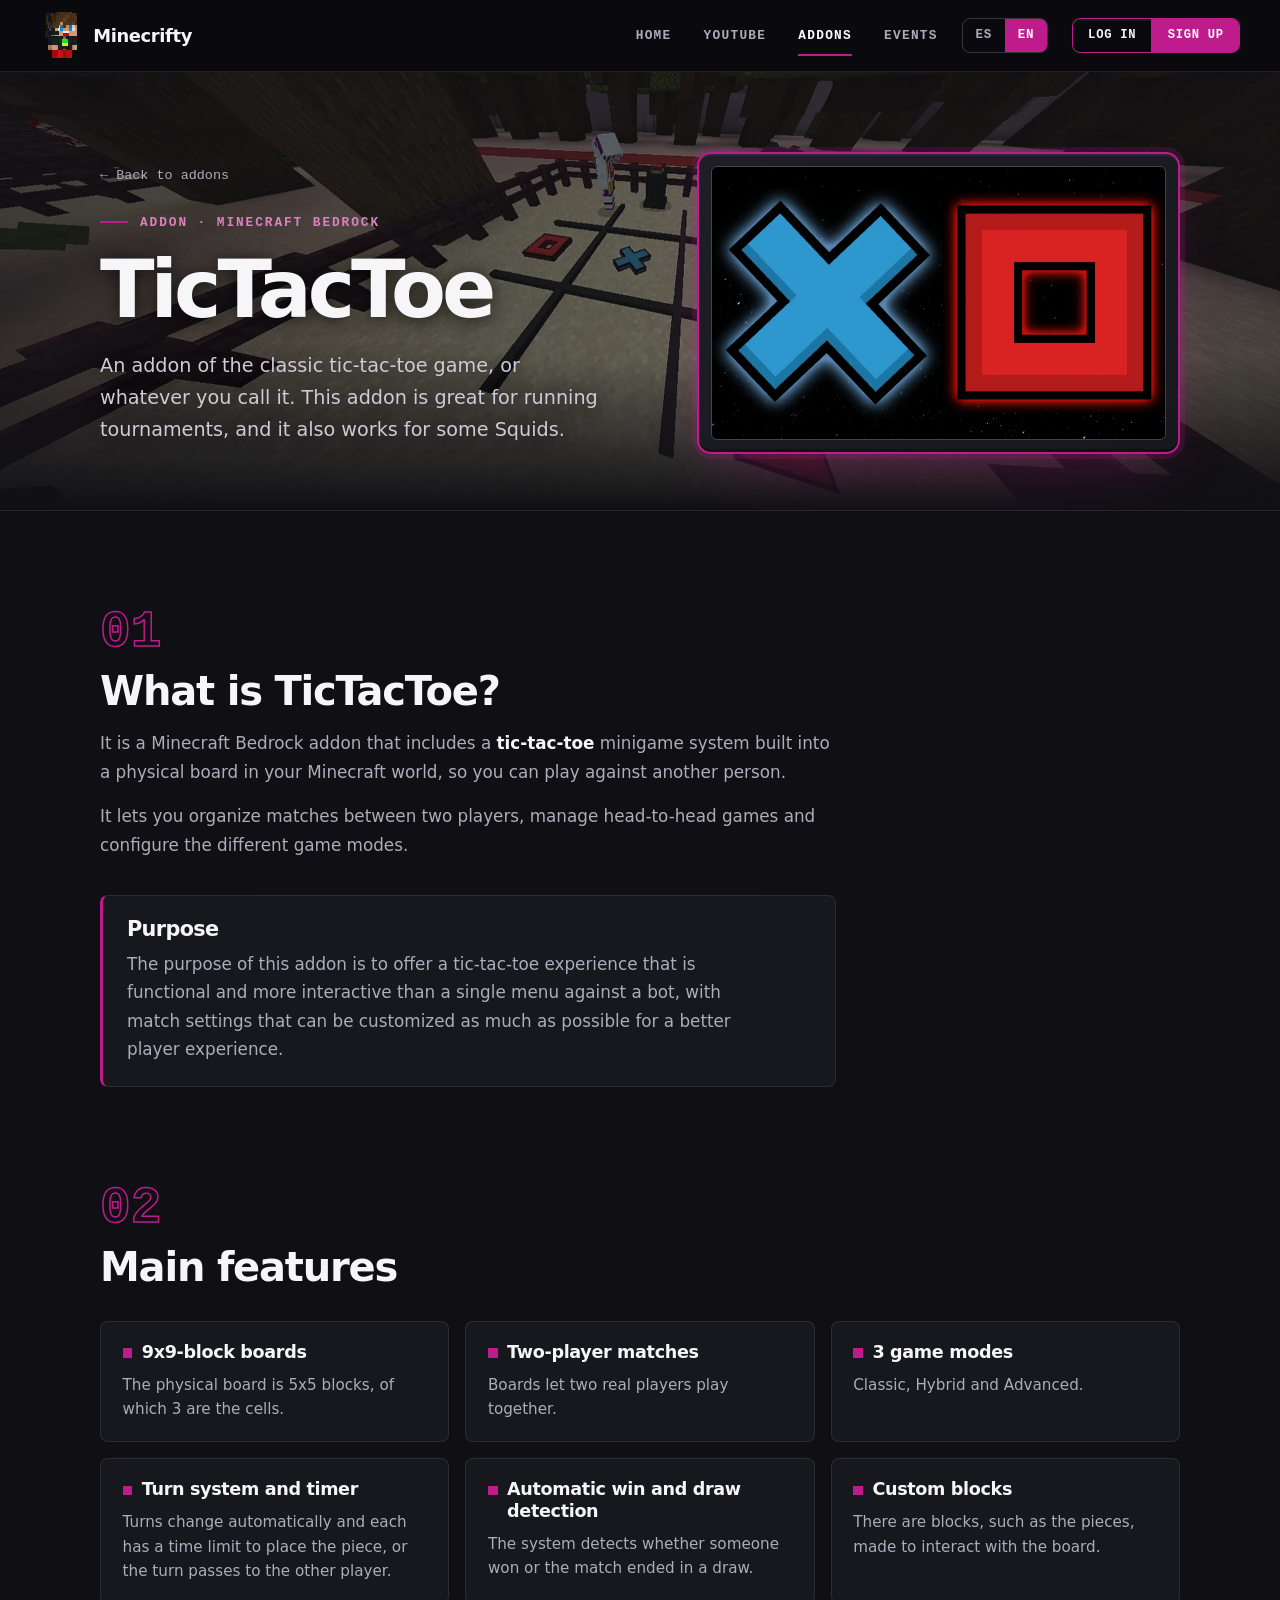
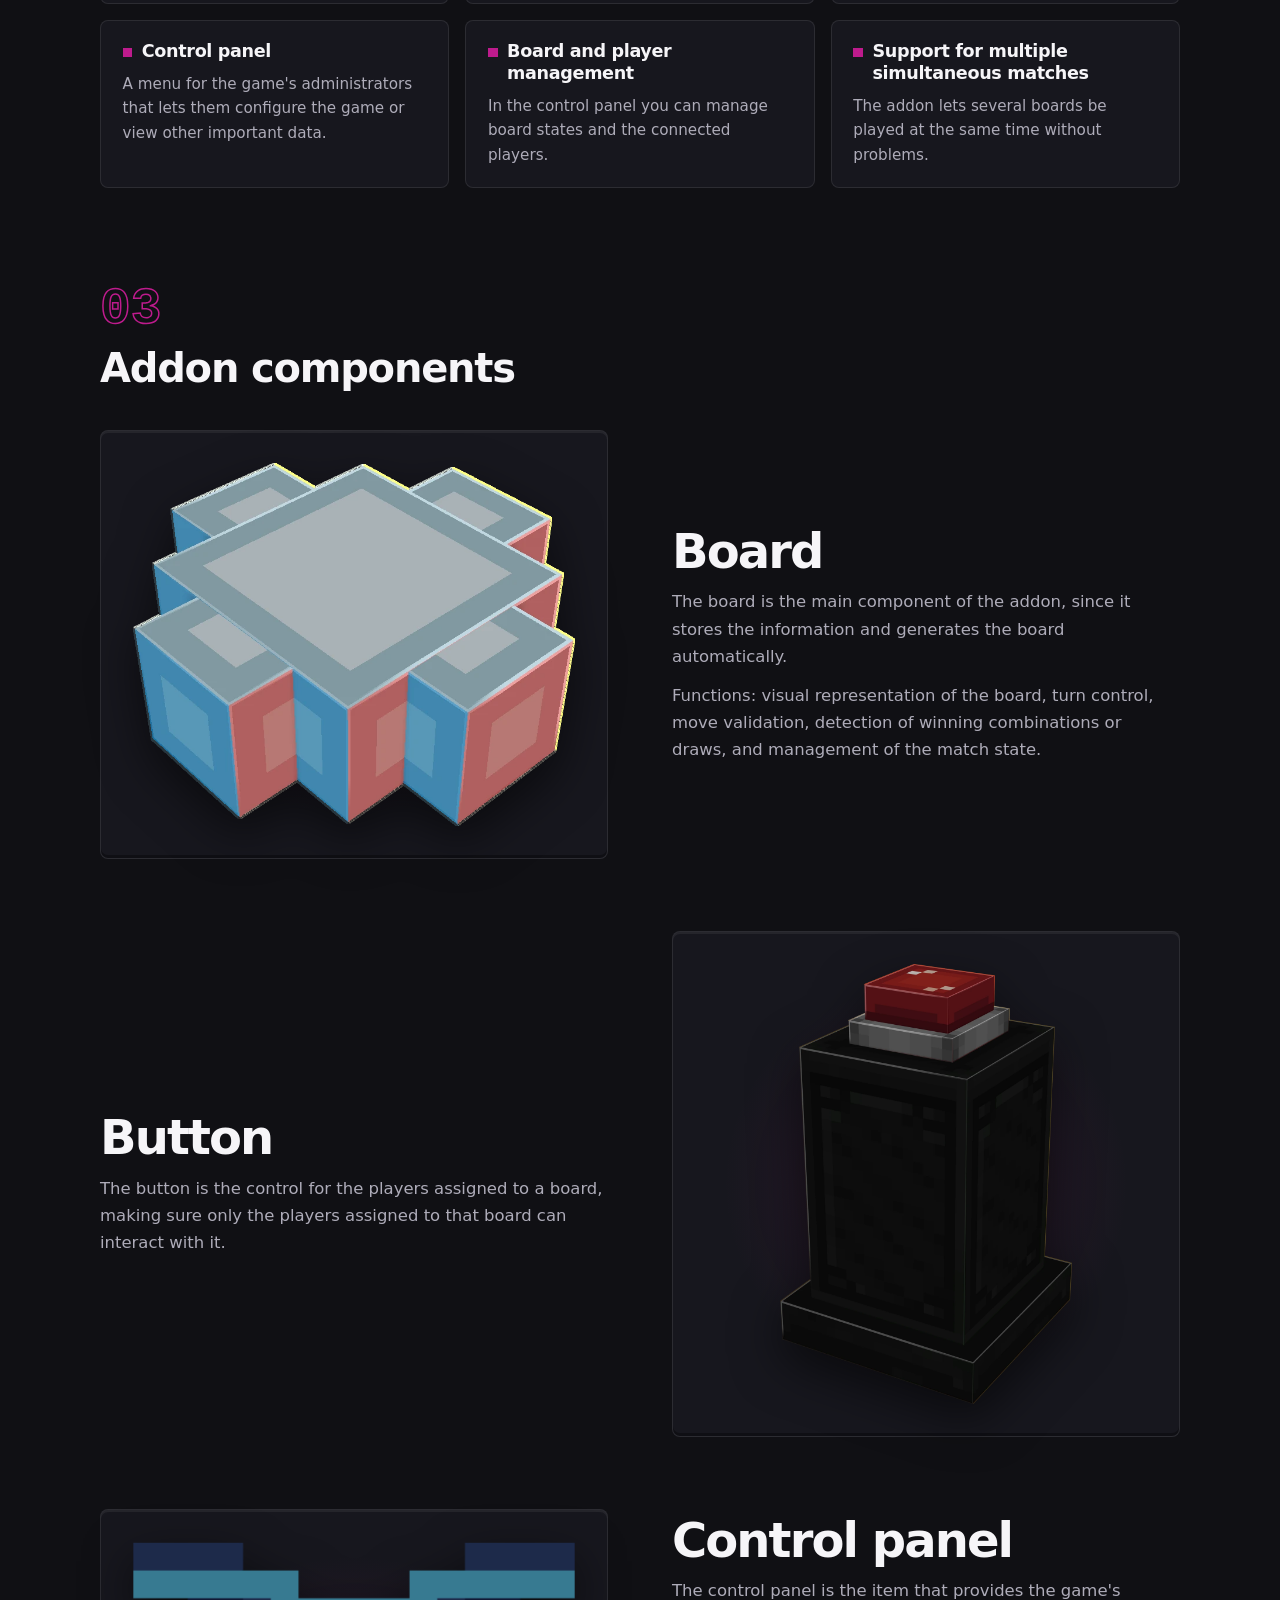
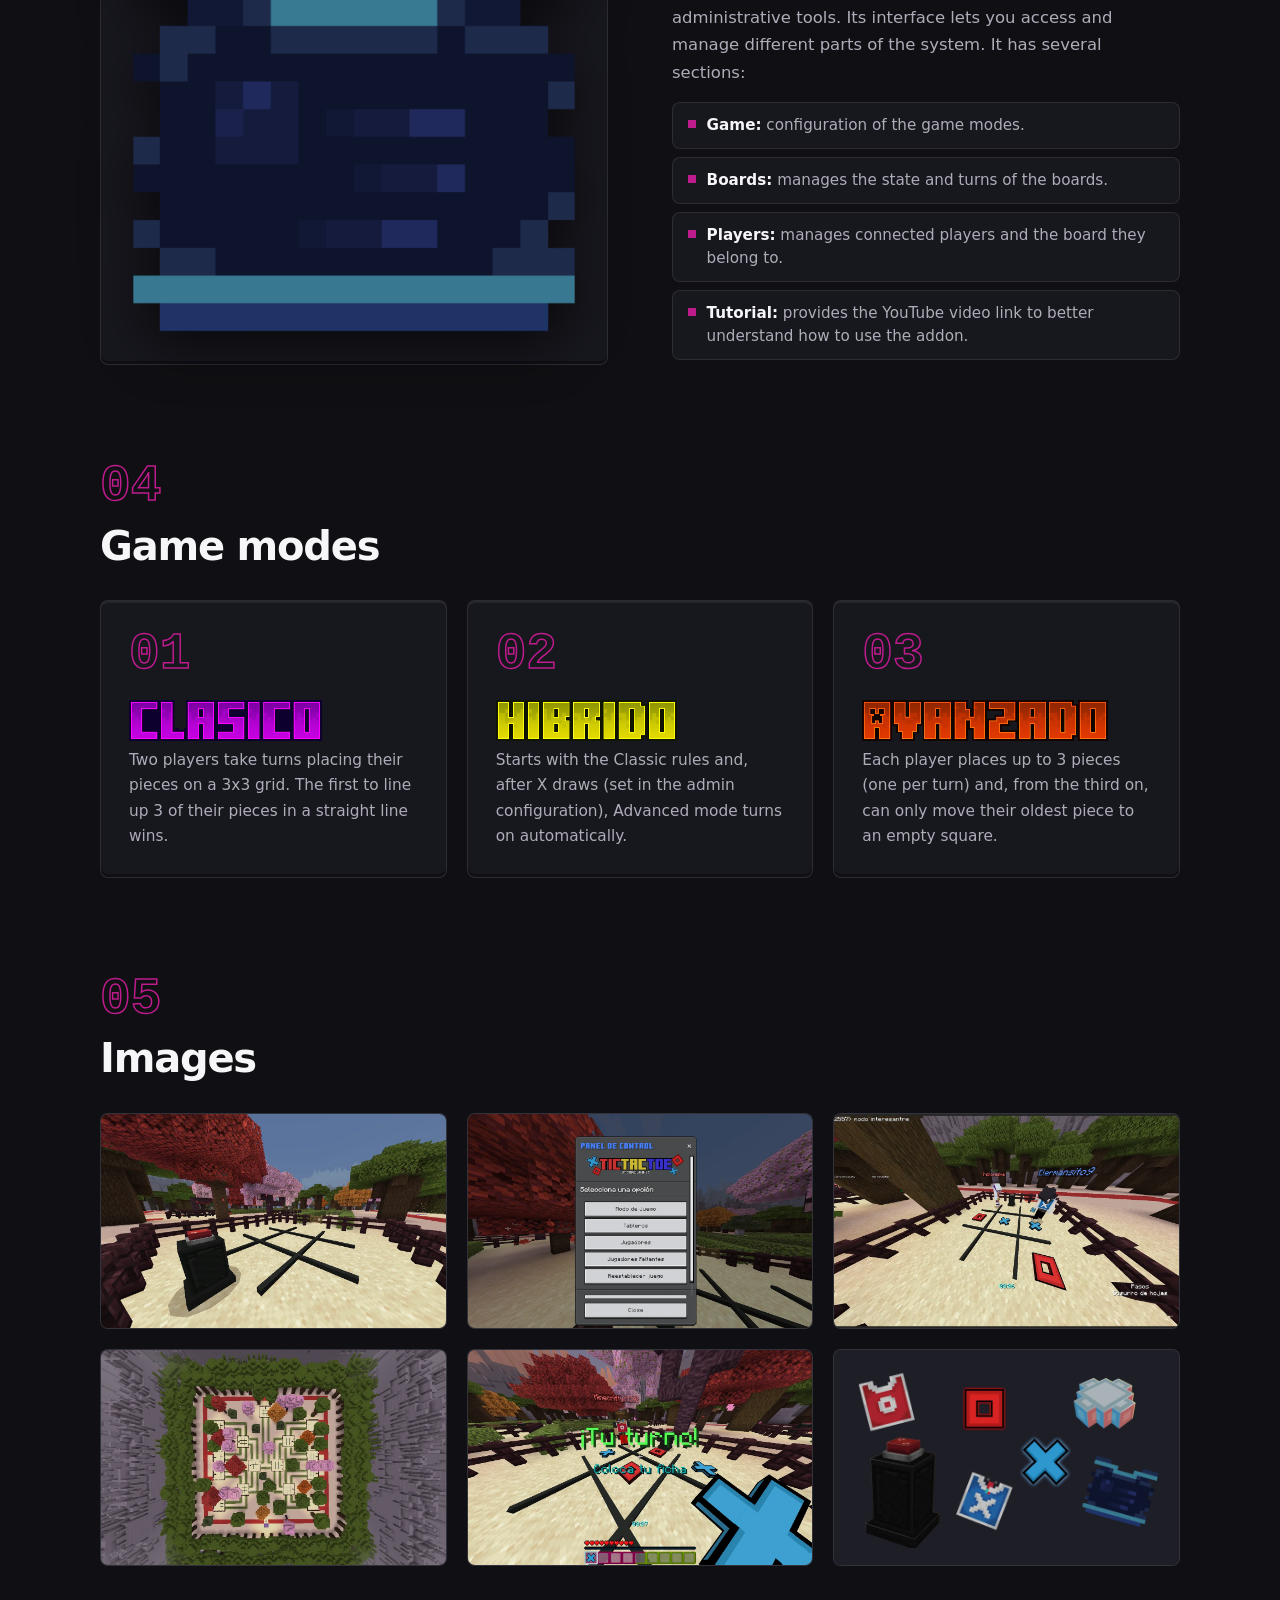
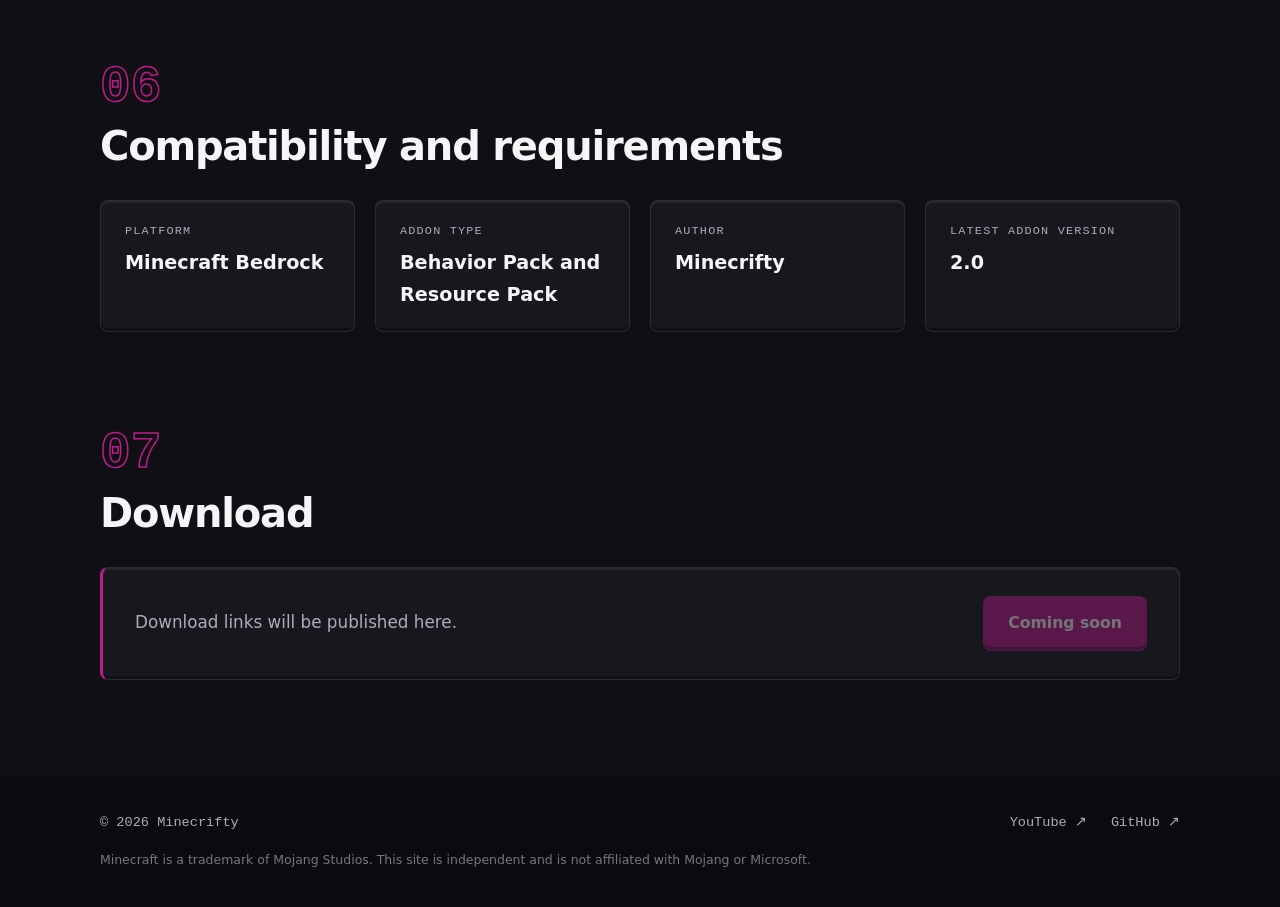
<file: projects/tictactoe/index.html>
<!doctype html>
<html lang="es">
<head>
<meta charset="utf-8">
<meta name="viewport" content="width=device-width, initial-scale=1">
<title data-i18n="meta.ttt.title">TicTacToe — Addon de Minecraft Bedrock | Minecrifty</title>
<meta name="description" content="TicTacToe es un addon del típico juego tres en raya para Minecraft Bedrock, ideal para torneos o Squids. Modos Clásico, Híbrido y Avanzado." data-i18n-attr="content:meta.ttt.desc">
<meta name="theme-color" content="#101014">
<link rel="canonical" href="https://minecrifty.github.io/projects/tictactoe/">
<meta property="og:type" content="website">
<meta property="og:site_name" content="Minecrifty">
<meta property="og:title" content="TicTacToe — Addon de Minecraft Bedrock | Minecrifty" data-i18n-attr="content:meta.ttt.title">
<meta property="og:description" content="TicTacToe es un addon del típico juego tres en raya para Minecraft Bedrock, ideal para torneos o Squids. Modos Clásico, Híbrido y Avanzado." data-i18n-attr="content:meta.ttt.desc">
<meta property="og:url" content="https://minecrifty.github.io/projects/tictactoe/">
<meta property="og:image" content="https://minecrifty.github.io/assets/img/og-image.jpg">
<meta name="twitter:card" content="summary_large_image">
<link rel="icon" href="../../favicon.ico?v=8" sizes="any">
<link rel="icon" type="image/png" sizes="32x32" href="../../assets/img/favicon-32.png?v=8">
<link rel="icon" type="image/png" sizes="192x192" href="../../assets/img/favicon-192.png?v=8">
<link rel="apple-touch-icon" href="../../assets/img/apple-touch-icon.png?v=8">
<link rel="stylesheet" href="../../assets/css/style.css?v=26">
<script>document.documentElement.classList.add("js")</script>
</head>
<body>
<a class="skip-link" href="#main" data-i18n="skip">Saltar al contenido</a>
<header class="site-header">
  <div class="container bar">
    <a class="brand" href="../../" aria-label="Minecrifty, ir al inicio" data-i18n-attr="aria-label:brand.label">
      <span class="brand-pix" aria-hidden="true"><img class="b1" src="../../assets/img/brand-1.png" width="42" height="47" alt=""><img class="b2" src="../../assets/img/brand-2.png" width="42" height="47" alt=""></span><span>Minecrifty</span>
    </a>
    <nav class="site-nav" id="site-nav" aria-label="Navegación principal" data-i18n-attr="aria-label:nav.label">
      <ul>
        <li><a href="../../" data-i18n="nav.home">Inicio</a></li>
        <li><a href="../../youtube/" data-i18n="nav.youtube">YouTube</a></li>
        <li><a href="../../projects/" aria-current="page" data-i18n="nav.projects">Addons</a></li>
        <li><a href="../../events/" data-i18n="nav.events">Eventos</a></li>
        <li class="nav-auth"><div class="auth-split" role="group" aria-label="Cuenta" data-i18n-attr="aria-label:auth.label">
          <button type="button" class="auth-login" data-auth="login" data-i18n="auth.login">Iniciar sesión</button>
          <button type="button" class="auth-signup" data-auth="signup" data-i18n="auth.signup">Registrarse</button>
    </div></li>
      </ul>
    </nav>
    <div class="lang-switch" role="group" aria-label="Idioma" data-i18n-attr="aria-label:lang.label">
      <button type="button" data-lang="es" aria-pressed="true">ES</button>
      <button type="button" data-lang="en" aria-pressed="false">EN</button>
    </div>
    <div class="auth-split" role="group" aria-label="Cuenta" data-i18n-attr="aria-label:auth.label">
      <button type="button" class="auth-login" data-auth="login" data-i18n="auth.login">Iniciar sesión</button>
      <button type="button" class="auth-signup" data-auth="signup" data-i18n="auth.signup">Registrarse</button>
    </div>
    <button class="nav-toggle" type="button" aria-controls="site-nav" aria-expanded="false" aria-label="Menú" data-i18n-attr="aria-label:nav.menu">
      <span></span><span></span>
    </button>
  </div>
</header>
<div class="page">
<main id="main">
  <header class="page-head head-ttt">
    <div class="container split">
      <div class="reveal">
        <a class="crumb mono" href="../../projects/"><span aria-hidden="true">←</span>&nbsp;<span data-i18n="ttt.back">Volver a addons</span></a>
        <p class="eyebrow mono" data-i18n="p.ttt.tag">Addon · Minecraft Bedrock</p>
        <h1>TicTacToe</h1>
        <p class="lead" data-i18n="ttt.lead">Un addon del típico juego tres en raya, gato, tictactoe, o como le llamen a ese juego. Este addon sirve bastante para hacer torneos o también queda para unos Squids.</p>
      </div>
      <figure class="cover cover-frame media reveal" style="--d:100ms">
        <img src="../../assets/img/tictactoe.webp" width="1600" height="1000" alt="" fetchpriority="high" decoding="async">
        <span class="media-placeholder mono" data-i18n="common.imgsoon">Imagen próximamente</span>
      </figure>
    </div>
  </header>

  <section class="section">
    <div class="container intro reveal">
      <p class="mode-num" aria-hidden="true">01</p>
      <h2 data-i18n="ttt.what.h">¿Qué es TicTacToe?</h2>
      <p class="prose"><span data-i18n="ttt.what.p1a">Es un addon para Minecraft Bedrock que incluye un sistema de minijuego de </span><strong data-i18n="ttt.what.p1b">tres en raya</strong><span data-i18n="ttt.what.p1c"> integrado en un tablero físico en tu mundo de Minecraft para que puedas jugar con otra persona.</span></p>
      <p class="prose" data-i18n="ttt.what.p2">Permite organizar partidas entre dos jugadores, gestionar enfrentamientos y configurar los distintos modos de juego.</p>
      <div class="intro-purpose">
        <h3 data-i18n="ttt.purpose.h">Propósito</h3>
        <p class="prose" data-i18n="ttt.purpose.p">El propósito de este addon es ofrecer una experiencia de tres en raya funcional y más interactiva que un solo menú contra un bot, y que la configuración de las partidas sea lo más personalizada posible para una mejor experiencia de los usuarios.</p>
      </div>
    </div>
  </section>

  <section class="section" style="padding-top:0">
    <div class="container">
      <div class="intro reveal">
        <p class="mode-num" aria-hidden="true">02</p>
        <h2 data-i18n="ttt.feat.h">Características principales</h2>
      </div>
      <div class="feat-grid" data-stagger>
        <article class="feat-card reveal">
          <h3 data-i18n="ttt.feat.1.t">Tableros de 9x9 bloques</h3>
          <p data-i18n="ttt.feat.1.d">El tablero físico es de 5x5 bloques los cuales 3 de esos son las casillas.</p>
        </article>
        <article class="feat-card reveal">
          <h3 data-i18n="ttt.feat.2.t">Partidas de dos jugadores</h3>
          <p data-i18n="ttt.feat.2.d">Los tableros permiten que dos jugadores reales puedan jugar juntos.</p>
        </article>
        <article class="feat-card reveal">
          <h3 data-i18n="ttt.feat.3.t">3 modos de juego</h3>
          <p data-i18n="ttt.feat.3.d">Clásico, Híbrido y Avanzado.</p>
        </article>
        <article class="feat-card reveal">
          <h3 data-i18n="ttt.feat.4.t">Sistema de turnos y temporizador</h3>
          <p data-i18n="ttt.feat.4.d">Los turnos cambian automáticamente y tienen tiempo limitado para tirar la ficha o se cambiará de turno.</p>
        </article>
        <article class="feat-card reveal">
          <h3 data-i18n="ttt.feat.5.t">Detección automática de victorias y empates</h3>
          <p data-i18n="ttt.feat.5.d">El sistema detecta si alguien ganó o empató la partida.</p>
        </article>
        <article class="feat-card reveal">
          <h3 data-i18n="ttt.feat.6.t">Bloques personalizados</h3>
          <p data-i18n="ttt.feat.6.d">Hay bloques como las fichas hechas para interactuar con el tablero.</p>
        </article>
        <article class="feat-card reveal">
          <h3 data-i18n="ttt.feat.7.t">Panel de control</h3>
          <p data-i18n="ttt.feat.7.d">Un menú para los administradores del juego que permite configurar el juego o ver otros datos importantes.</p>
        </article>
        <article class="feat-card reveal">
          <h3 data-i18n="ttt.feat.8.t">Gestión de tableros y jugadores</h3>
          <p data-i18n="ttt.feat.8.d">En el panel de control puedes gestionar estados de tableros y a los jugadores conectados.</p>
        </article>
        <article class="feat-card reveal">
          <h3 data-i18n="ttt.feat.9.t">Soporte para múltiples partidas simultáneas</h3>
          <p data-i18n="ttt.feat.9.d">El addon permite que varios tableros estén jugando simultáneamente de forma correcta.</p>
        </article>
      </div>
    </div>
  </section>

  <section class="section" style="padding-top:0">
    <div class="container">
      <div class="intro reveal">
        <p class="mode-num" aria-hidden="true">03</p>
        <h2 data-i18n="ttt.comp.h">Componentes del addon</h2>
      </div>
      <div class="feature-list" data-lightbox>
        <div class="feature reveal">
          <div class="feature-art from-left">
            <img src="../../assets/img/tictactoe/tablero.webp" alt="Modelo del tablero de TicTacToe" data-i18n-attr="alt:ttt.board.alt" width="756" height="621" loading="lazy" decoding="async">
          </div>
          <div class="feature-text">
            <h3 data-i18n="ttt.comp.board.t">Tablero</h3>
            <p class="prose" data-i18n="ttt.comp.board.d">El tablero es el componente principal que conforma el addon ya que este es el que guarda la información y genera el tablero de forma automática.</p>
            <p class="prose" data-i18n="ttt.comp.board.f">Funciones: representación visual del tablero, control de turnos, validación de movimientos, detección de combinaciones ganadoras o empates, administración del estado de la partida.</p>
          </div>
        </div>
        <div class="feature is-flip reveal">
          <div class="feature-art from-right">
            <img src="../../assets/img/tictactoe/boton.webp" alt="Modelo del botón de TicTacToe" data-i18n-attr="alt:ttt.button.alt" width="1000" height="1506" loading="lazy" decoding="async">
          </div>
          <div class="feature-text">
            <h3 data-i18n="ttt.comp.button.t">Botón</h3>
            <p class="prose" data-i18n="ttt.comp.button.d">El botón es el control de los jugadores asignados a un tablero para validar que solo los jugadores asignados al tablero puedan interactuar con él.</p>
          </div>
        </div>
        <div class="feature reveal">
          <div class="feature-art from-left">
            <img src="../../assets/img/tictactoe/panel.webp" alt="Modelo del panel de control de TicTacToe" data-i18n-attr="alt:ttt.panel.alt" width="1080" height="953" loading="lazy" decoding="async">
          </div>
          <div class="feature-text">
            <h3 data-i18n="ttt.comp.panel.t">Panel de control</h3>
            <p class="prose" data-i18n="ttt.comp.panel.d">El panel de control es el ítem que da las herramientas administrativas del juego. Desde su interfaz es posible acceder y gestionar distintos elementos del sistema. Tiene varias secciones disponibles:</p>
            <ul class="comp-list">
              <li><strong data-i18n="ttt.comp.panel.1l">Juego:</strong><span data-i18n="ttt.comp.panel.1"> configuración de los modos de juego.</span></li>
              <li><strong data-i18n="ttt.comp.panel.2l">Tableros:</strong><span data-i18n="ttt.comp.panel.2"> gestiona el estado y turnos de los tableros.</span></li>
              <li><strong data-i18n="ttt.comp.panel.3l">Jugadores:</strong><span data-i18n="ttt.comp.panel.3"> gestiona los jugadores conectados y el tablero al que pertenecen.</span></li>
              <li><strong data-i18n="ttt.comp.panel.4l">Tutorial:</strong><span data-i18n="ttt.comp.panel.4"> proporciona el link del video de YouTube para entender mejor el uso del addon.</span></li>
            </ul>
          </div>
        </div>
      </div>
    </div>
  </section>

  <section class="section" style="padding-top:0">
    <div class="container">
      <div class="intro reveal">
        <p class="mode-num" aria-hidden="true">04</p>
        <h2 data-i18n="ttt.modes.h">Modos de juego</h2>
      </div>
      <div class="modes" data-stagger>
        <article class="mode reveal">
          <p class="mode-num" aria-hidden="true">01</p>
          <h3><img class="mode-title" src="../../assets/img/tictactoe/titulo-clasico.webp" alt="Clásico" data-i18n-attr="alt:ttt.mode.classic" width="1000" height="200" loading="lazy" decoding="async"></h3>
          <p class="desc" data-i18n="ttt.mode.classic.d">Dos jugadores se turnan para colocar sus fichas en una cuadrícula de 3x3. Gana el primero que consiga alinear 3 de sus fichas en línea recta.</p>
        </article>
        <article class="mode reveal">
          <p class="mode-num" aria-hidden="true">02</p>
          <h3><img class="mode-title" src="../../assets/img/tictactoe/titulo-hibrido.webp" alt="Híbrido" data-i18n-attr="alt:ttt.mode.hybrid" width="1000" height="200" loading="lazy" decoding="async"></h3>
          <p class="desc" data-i18n="ttt.mode.hybrid.d">Inicia con las reglas del modo clásico y, tras ocurrir X empates (definidos en la configuración del admin), se activa automáticamente el modo avanzado.</p>
        </article>
        <article class="mode reveal">
          <p class="mode-num" aria-hidden="true">03</p>
          <h3><img class="mode-title" src="../../assets/img/tictactoe/titulo-avanzado.webp" alt="Avanzado" data-i18n-attr="alt:ttt.mode.advanced" width="1000" height="200" loading="lazy" decoding="async"></h3>
          <p class="desc" data-i18n="ttt.mode.advanced.d">Cada jugador coloca hasta 3 fichas (una por turno) y, a partir de la tercera, solo puede mover su ficha más antigua a una casilla vacía.</p>
        </article>
      </div>
    </div>
  </section>

  <section class="section" style="padding-top:0">
    <div class="container">
      <div class="intro reveal">
        <p class="mode-num" aria-hidden="true">05</p>
        <h2 data-i18n="ttt.gallery.h">Imágenes</h2>
      </div>
      <!-- Para agregar una imagen: copia un bloque .media y cambia el archivo en assets/img/tictactoe/ -->
      <div class="gallery" data-stagger data-lightbox>
        <div class="media gallery-item reveal"><img src="../../assets/img/tictactoe/galeria-1.webp" alt="Tablero de TicTacToe con el botón de inicio" loading="lazy" decoding="async"><span class="media-placeholder mono" data-i18n="common.imgsoon">Imagen próximamente</span></div>
        <div class="media gallery-item reveal"><img src="../../assets/img/tictactoe/galeria-2.webp" alt="Panel de control de TicTacToe" loading="lazy" decoding="async"><span class="media-placeholder mono" data-i18n="common.imgsoon">Imagen próximamente</span></div>
        <div class="media gallery-item reveal"><img src="../../assets/img/tictactoe/galeria-3.webp" alt="Partida de TicTacToe con dos jugadores" loading="lazy" decoding="async"><span class="media-placeholder mono" data-i18n="common.imgsoon">Imagen próximamente</span></div>
        <div class="media gallery-item reveal"><img src="../../assets/img/tictactoe/galeria-4.webp" alt="Vista aérea de la arena de TicTacToe con varios tableros" loading="lazy" decoding="async"><span class="media-placeholder mono" data-i18n="common.imgsoon">Imagen próximamente</span></div>
        <div class="media gallery-item reveal"><img src="../../assets/img/tictactoe/galeria-5.webp" alt="Jugador en su turno colocando una ficha" loading="lazy" decoding="async"><span class="media-placeholder mono" data-i18n="common.imgsoon">Imagen próximamente</span></div>
        <div class="media gallery-item is-contain reveal"><img src="../../assets/img/tictactoe/galeria-6.webp" alt="Modelos y fichas de TicTacToe" loading="lazy" decoding="async"><span class="media-placeholder mono" data-i18n="common.imgsoon">Imagen próximamente</span></div>
      </div>
    </div>
  </section>

  <section class="section" style="padding-top:0">
    <div class="container">
      <div class="intro reveal">
        <p class="mode-num" aria-hidden="true">06</p>
        <h2 data-i18n="ttt.compat.h">Compatibilidad y requisitos</h2>
      </div>
      <dl class="spec reveal">
        <div><dt class="mono" data-i18n="ttt.compat.platform.l">Plataforma</dt><dd>Minecraft Bedrock</dd></div>
        <div><dt class="mono" data-i18n="ttt.compat.type.l">Tipo de addon</dt><dd data-i18n="ttt.v.type">Behavior Pack y Resource Pack</dd></div>
        <div><dt class="mono" data-i18n="ttt.l.author">Autor</dt><dd>Minecrifty</dd></div>
        <div><dt class="mono" data-i18n="ttt.compat.version.l">Última versión del addon</dt><dd>2.0</dd></div>
      </dl>
    </div>
  </section>

  <section class="section" style="padding-top:0">
    <div class="container">
      <div class="intro reveal">
        <p class="mode-num" aria-hidden="true">07</p>
        <h2 data-i18n="ttt.dl.h">Descarga</h2>
      </div>
      <div class="dl-card reveal">
        <p class="prose" data-i18n="ttt.dl.text">Los enlaces de descarga se publicarán aquí.</p>
        <div class="actions">
          <!-- Cuando exista el enlace: quita "disabled" y "aria-disabled", cambia <button> por <a href="..."> -->
          <button class="btn btn-primary" type="button" disabled aria-disabled="true" data-i18n="common.soon">Próximamente</button>
        </div>
      </div>
    </div>
  </section>
</main>
<footer class="site-footer">
  <div class="container">
    <div class="footer-row">
      <p class="mono">© <span data-year>2026</span> Minecrifty</p>
      <p class="footer-links mono">
        <a href="https://www.youtube.com/@Minecrifty" target="_blank" rel="noopener">YouTube ↗</a>
        <a href="https://github.com/Minecrifty" target="_blank" rel="noopener">GitHub ↗</a>
      </p>
    </div>
    <p class="footer-note" data-i18n="footer.note">Minecraft es una marca de Mojang Studios. Este sitio es independiente y no está afiliado a Mojang ni a Microsoft.</p>
  </div>
</footer>
</div>
<script src="../../assets/js/config.js?v=22"></script>
<script src="../../assets/js/videos.js?v=22"></script>
<script src="../../assets/js/i18n.js?v=22"></script>
<script src="../../assets/js/main.js?v=22"></script>
<script src="../../assets/js/char.js?v=22"></script>
<script src="../../assets/js/auth.js?v=22"></script>
<script src="../../assets/js/profile.js?v=22"></script>
</body>
</html>
</file>
<file: assets/css/style.css>
/* ==========================================================================
   Minecrifty Web — estilos (versión "menú principal")
   Color principal: #BE1B8D · Fondo: #101014
   Idea: botones de menú apilados con un leve relieve de bloque, personaje
   sobre una plataforma, carrusel de proyectos y lista tipo menú.
   ========================================================================== */

:root {
  color-scheme: dark;

  --bg: #101014;
  --bg-2: #0b0b0f;
  --surface: #17171e;
  --surface-2: #1e1e27;
  --line: rgba(255, 255, 255, 0.09);
  --line-strong: rgba(255, 255, 255, 0.18);

  --text: #f6f5f8;
  --muted: #aeacb9;
  --faint: #77757f;

  --accent: #be1b8d;
  --accent-hover: color-mix(in srgb, var(--accent) 88%, #fff);
  --accent-text: color-mix(in srgb, var(--accent) 55%, #fff);
  --accent-soft: color-mix(in srgb, var(--accent) 14%, transparent);
  --accent-deep: color-mix(in srgb, var(--accent) 45%, #000);
  --accent-glow: color-mix(in srgb, var(--accent) 40%, transparent);

  --radius: 8px;
  --container: 1160px;
  --gutter: clamp(1.25rem, 4.5vw, 2.5rem);
  --space-section: clamp(3.5rem, 8vw, 6rem);
  --header-h: 72px;
  --ease: cubic-bezier(0.2, 0.7, 0.2, 1);
  --bevel: inset 0 -3px 0 rgba(0, 0, 0, 0.35), inset 0 2px 0 rgba(255, 255, 255, 0.06);
  --font: system-ui, -apple-system, "Segoe UI", Roboto, "Helvetica Neue", Arial, sans-serif;
  --mono: ui-monospace, "SF Mono", "Cascadia Mono", Menlo, Consolas, "Liberation Mono", monospace;
}

/* ---------- Base ---------- */
*, *::before, *::after { box-sizing: border-box; }

html { -webkit-text-size-adjust: 100%; scroll-behavior: smooth; scroll-padding-top: 5.5rem; }

body {
  margin: 0;
  min-height: 100vh;
  background: var(--bg);
  color: var(--text);
  font-family: var(--font);
  font-size: 1.03rem;
  line-height: 1.65;
  -webkit-font-smoothing: antialiased;
}

.page { display: flex; flex-direction: column; min-height: calc(100vh - var(--header-h)); }
main { flex: 1; }
img { display: block; max-width: 100%; }
a { color: inherit; text-decoration: none; }
h1, h2, h3, p, ul, dl, dd, figure { margin: 0; padding: 0; }
h1, h2, h3 { line-height: 1.08; letter-spacing: -0.03em; }
ul { list-style: none; }
button { font: inherit; color: inherit; }
[hidden] { display: none !important; }
.mono { font-family: var(--mono); }

:focus-visible { outline: 2px solid var(--accent-text); outline-offset: 3px; border-radius: 4px; }
::selection { background: var(--accent); color: #fff; }

.container { width: 100%; max-width: var(--container); margin-inline: auto; padding-inline: var(--gutter); }

.skip-link {
  position: absolute; left: 1rem; top: -4rem; z-index: 100;
  padding: 0.6rem 1rem; border-radius: var(--radius); background: var(--accent); color: #fff; transition: top 0.2s;
}
.skip-link:focus { top: 1rem; }

/* ---------- Cabecera ---------- */
.site-header {
  position: sticky; top: 0; z-index: 50; height: var(--header-h);
  background: rgba(11, 11, 15, 0.97);
  border-bottom: 1px solid var(--line);
}
.bar { position: relative; display: flex; align-items: center; gap: 1.5rem; height: 100%; }
/* Barra superior a todo el ancho: logo pegado a la izquierda; menús, idioma y sesión pegados a la derecha */
.site-header .container.bar { max-width: none; }

.brand { display: inline-flex; align-items: center; gap: 0.7rem; margin-right: auto; font-weight: 800; font-size: 1.12rem; letter-spacing: -0.02em; }
.brand-pix { position: relative; display: block; flex: none; height: 47px; width: 42px; }
.brand-pix img { position: absolute; inset: 0; width: 42px; height: 47px; image-rendering: pixelated; transition: opacity 0.2s var(--ease); }
.brand-pix .b2 { opacity: 0; }
.brand:hover .brand-pix .b1, .brand:focus-visible .brand-pix .b1 { opacity: 0; }
.brand:hover .brand-pix .b2, .brand:focus-visible .brand-pix .b2 { opacity: 1; }

.site-nav ul { display: flex; gap: 2rem; }
.site-nav a {
  position: relative; display: block; padding: 0.4rem 0;
  color: var(--muted); font-family: var(--mono); font-size: 0.8rem; font-weight: 600; letter-spacing: 0.1em; text-transform: uppercase;
  transition: color 0.2s;
}
.site-nav a::after { content: ""; position: absolute; left: 0; right: 0; bottom: -4px; height: 2px; background: var(--accent); transform: scaleX(0); transform-origin: left; transition: transform 0.3s var(--ease); }
.site-nav a:hover { color: var(--text); }
.site-nav a:hover::after, .site-nav a[aria-current="page"]::after { transform: scaleX(1); }
.site-nav a[aria-current="page"] { color: #fff; }

.lang-switch { display: inline-flex; border: 1px solid var(--line-strong); border-radius: var(--radius); overflow: hidden; }
.lang-switch button {
  padding: 0.38rem 0.8rem; border: 0; background: none; cursor: pointer;
  color: var(--muted); font-family: var(--mono); font-size: 0.78rem; font-weight: 700; letter-spacing: 0.06em;
}
.ready .lang-switch button { transition: background-color 0.25s, color 0.25s; }
.lang-switch button:hover { color: var(--text); }
.lang-switch button[aria-pressed="true"] { background: var(--accent); color: #fff; }

.auth-split { display: inline-flex; flex: none; border: 1px solid var(--accent); border-radius: var(--radius); overflow: hidden; box-shadow: var(--bevel); }
.auth-split button {
  padding: 0.42rem 0.95rem; border: 0; cursor: pointer; white-space: nowrap;
  font-family: var(--mono); font-size: 0.76rem; font-weight: 700; letter-spacing: 0.06em; text-transform: uppercase;
  transition: background-color 0.2s, color 0.2s;
}
.auth-login { background: transparent; color: var(--text); border-right: 1px solid var(--accent) !important; }
.auth-login:hover { background: var(--accent-soft); }
.auth-signup { background: var(--accent); color: #fff; }
.auth-signup:hover { background: var(--accent-hover); }
.nav-auth { display: none; }

.nav-toggle {
  display: none; width: 42px; height: 38px; padding: 0; cursor: pointer;
  border: 1px solid var(--line-strong); border-radius: var(--radius); background: none;
  align-items: center; justify-content: center; flex-direction: column; gap: 5px;
}
.nav-toggle span { display: block; width: 18px; height: 2px; background: var(--text); transition: transform 0.3s var(--ease); }
.nav-open .nav-toggle span:nth-child(1) { transform: translateY(3.5px) rotate(45deg); }
.nav-open .nav-toggle span:nth-child(2) { transform: translateY(-3.5px) rotate(-45deg); }

@media (max-width: 759px) {
  :root { --header-h: 66px; }
  .bar { gap: 0.6rem; }
  .nav-toggle { display: inline-flex; }
  .bar > .auth-split { display: none; }
  .site-nav .nav-auth { display: block; padding: 1rem 0 0.25rem; }
  .site-nav .nav-auth .auth-split { display: flex; }
  .site-nav .nav-auth .auth-split button { flex: 1; padding: 0.7rem 0.5rem; font-size: 0.8rem; border-bottom: 0; }
  .site-nav {
    position: absolute; top: 100%; left: 0; right: 0;
    padding: 0.5rem var(--gutter) 1rem; background: var(--bg-2); border-bottom: 1px solid var(--line);
    visibility: hidden; opacity: 0; transform: translateY(-8px);
    transition: opacity 0.25s, transform 0.25s var(--ease), visibility 0s 0.25s;
  }
  .nav-open .site-nav { visibility: visible; opacity: 1; transform: none; transition-delay: 0s; }
  .site-nav ul { flex-direction: column; gap: 0; }
  .site-nav a { padding: 1rem 0; border-bottom: 1px solid var(--line); font-size: 0.95rem; }
  .site-nav a::after { display: none; }
  .site-nav a[aria-current="page"] { color: var(--accent-text); }
}

/* ---------- Botones ---------- */
.btn {
  display: inline-flex; align-items: center; justify-content: center; gap: 0.6rem;
  padding: 0.85rem 1.5rem; border: 1px solid transparent; border-radius: var(--radius);
  font-weight: 700; font-size: 0.98rem; cursor: pointer; box-shadow: var(--bevel);
  transition: transform 0.2s var(--ease), background-color 0.2s, border-color 0.2s;
}
.btn svg { width: 16px; height: 16px; }
.btn:hover { transform: translateY(-2px); }
.btn:active { transform: none; }
.btn-primary { background: var(--accent); color: #fff; }
.btn-primary:hover { background: var(--accent-hover); }
.btn-ghost { border-color: var(--line-strong); background: var(--surface); color: var(--text); }
.btn-ghost:hover { border-color: var(--accent); }
.btn[disabled] { opacity: 0.4; cursor: not-allowed; transform: none; }
.actions { display: flex; flex-wrap: wrap; gap: 0.85rem; margin-top: 2rem; }

/* ---------- Tipos de texto ---------- */
.eyebrow { display: flex; align-items: center; gap: 0.75rem; margin-bottom: 1.1rem; color: var(--accent-text); font-size: 0.8rem; font-weight: 600; letter-spacing: 0.15em; text-transform: uppercase; }
.eyebrow::before { content: ""; width: 1.75rem; height: 2px; background: var(--accent); }
.lead { max-width: 32rem; margin-top: 1.25rem; color: #cdcbd6; font-size: clamp(1.05rem, 1.8vw, 1.2rem); }
.tag { color: var(--accent-text); font-size: 0.73rem; font-weight: 600; letter-spacing: 0.13em; text-transform: uppercase; }
.text-link { color: var(--accent-text); font-size: 0.86rem; transition: color 0.2s; }
.text-link:hover { color: #fff; }
.prose { max-width: 40rem; color: var(--muted); }
.crumb { display: inline-flex; margin-bottom: 1.5rem; color: var(--muted); font-size: 0.84rem; transition: color 0.2s; }
.crumb:hover { color: #fff; }
.more { margin-top: auto; padding-top: 1rem; color: var(--accent-text); font-size: 0.84rem; }
.more.is-muted { color: var(--faint); }
.more .arrow { display: inline-block; transition: transform 0.3s var(--ease); }

/* ---------- Imágenes ---------- */
.media { position: relative; display: block; overflow: hidden; background: var(--surface-2); }
.media img { position: absolute; inset: 0; width: 100%; height: 100%; object-fit: cover; opacity: 0; transition: opacity 0.4s, transform 0.8s var(--ease); }
.media.is-loaded img { opacity: 1; }
.media-placeholder {
  position: absolute; inset: 0; display: grid; place-items: center; padding: 1rem;
  color: var(--faint); font-size: 0.78rem; letter-spacing: 0.06em; text-align: center;
  background-image: linear-gradient(45deg, rgba(255,255,255,.025) 25%, transparent 25%, transparent 50%, rgba(255,255,255,.025) 50%, rgba(255,255,255,.025) 75%, transparent 75%);
  background-size: 24px 24px;
}
.media.is-loaded .media-placeholder { display: none; }
.chip {
  position: absolute; left: 0.9rem; top: 0.9rem; padding: 0.2rem 0.55rem; border-radius: 4px;
  background: rgba(11, 11, 15, 0.82); border: 1px solid var(--line-strong);
  color: #fff; font-size: 0.74rem; letter-spacing: 0.08em;
}

/* ---------- Hero ---------- */
.hero { position: relative; overflow: hidden; padding-block: clamp(2rem, 5vw, 4rem) clamp(3rem, 6vw, 5rem); }
.hero::before {
  content: ""; position: absolute; inset: 0; z-index: -1; pointer-events: none;
  background:
    radial-gradient(50% 60% at 76% 62%, var(--accent-glow), transparent 70%),
    linear-gradient(rgba(255,255,255,.03) 1px, transparent 1px) 0 0 / 44px 44px,
    linear-gradient(90deg, rgba(255,255,255,.03) 1px, transparent 1px) 0 0 / 44px 44px;
  -webkit-mask-image: linear-gradient(180deg, #000 55%, transparent);
  mask-image: linear-gradient(180deg, #000 55%, transparent);
}
.hero-grid { display: grid; grid-template-columns: 0.92fr 1.08fr; gap: clamp(1.5rem, 3vw, 2.5rem); align-items: center; }

.hero-art { position: relative; justify-self: center; width: min(100%, 720px); aspect-ratio: 1 / 1.06; }
.hero-art .wave {
  position: absolute; left: 4%; bottom: -4%; width: 92%; height: auto;
  z-index: 1; will-change: transform;
  animation: bob 5s ease-in-out infinite;
}
.hero-art::after {
  content: ""; position: absolute; z-index: 0; left: 16%; bottom: 0; width: 68%; height: 7%;
  border-radius: 50%; background: radial-gradient(closest-side, rgba(0, 0, 0, 0.5), transparent); pointer-events: none;
}
html.auth-open .hero-art .wave { animation-play-state: paused; }
.hi {
  position: absolute; z-index: 2; left: 68%; top: 11%; max-width: 14rem; padding: 0.7rem 1.2rem; border-radius: 8px; line-height: 1.25; text-align: center;
  background: var(--accent); color: #fff; font-size: 1.3rem; font-weight: 700; letter-spacing: 0.02em;
  transform: rotate(4deg); box-shadow: var(--bevel), 3px 3px 0 var(--accent-deep);
}
@keyframes bob { 0%, 100% { transform: translateY(0); } 50% { transform: translateY(-8px); } }

.hero h1 { white-space: nowrap; font-size: clamp(3rem, 7.6vw, 5.6rem); font-weight: 800; letter-spacing: -0.05em; line-height: 1; }

/* Menú principal */
.menu { display: grid; gap: 0.7rem; margin-top: 2.1rem; max-width: 30rem; }
.menu-btn {
  display: grid; grid-template-columns: auto 1fr auto; align-items: center; gap: 1rem;
  padding: 0.95rem 1.25rem; background: var(--surface); border: 1px solid var(--line-strong); border-radius: var(--radius);
  box-shadow: var(--bevel);
  transition: transform 0.25s var(--ease), border-color 0.25s, background-color 0.25s;
}
.mb-n { color: var(--faint); font-size: 0.78rem; transition: color 0.25s; }
.mb-main { display: flex; flex-direction: column; line-height: 1.25; }
.mb-main strong { font-size: 1.1rem; font-weight: 700; letter-spacing: -0.01em; }
.mb-main small { margin-top: 0.15rem; color: var(--muted); font-size: 0.82rem; }
.mb-arrow { color: var(--accent-text); font-size: 1.2rem; transition: transform 0.25s var(--ease); }
.menu-btn:hover { transform: translateX(6px); border-color: var(--accent); background: var(--accent-soft); }
.menu-btn:hover .mb-n { color: var(--accent-text); }
.menu-btn:hover .mb-arrow { transform: translateX(4px); }

@media (max-width: 860px) {
  .hero-grid { grid-template-columns: 1fr; }
  .hero-art { order: -1; width: min(100%, 340px); }
  .hi { left: 61%; top: 3%; max-width: 9rem; padding: 0.45rem 0.8rem; font-size: 0.98rem; }
}

/* ---------- Secciones ---------- */
.section { padding-block: var(--space-section); }
.section-head { display: flex; flex-wrap: wrap; align-items: center; justify-content: space-between; gap: 0.75rem 1rem; margin-bottom: 1.75rem; }
.section h2 { font-size: clamp(1.8rem, 3.6vw, 2.5rem); font-weight: 800; }

/* ---------- Carrusel de proyectos ---------- */
.showcase { padding-top: 1rem; }
.rail-ctrl { display: flex; gap: 0.5rem; }
.rail-btn {
  width: 44px; height: 44px; display: grid; place-items: center; cursor: pointer;
  background: var(--surface); border: 1px solid var(--line-strong); border-radius: var(--radius); box-shadow: var(--bevel);
  font-size: 1.1rem; transition: border-color 0.2s, background-color 0.2s, opacity 0.2s, transform 0.2s var(--ease);
}
.rail-btn:hover { border-color: var(--accent); background: var(--accent-soft); }
.rail-btn:active { transform: translateY(1px); }
.rail-btn[disabled] { opacity: 0.35; cursor: default; }

.rail {
  --pad: max(var(--gutter), calc((100vw - var(--container)) / 2 + var(--gutter)));
  display: flex; gap: 1.25rem; overflow-x: auto; scroll-snap-type: x mandatory;
  padding: 0.5rem var(--pad) 1.5rem; scroll-padding-inline: var(--pad);
  scrollbar-width: none; overscroll-behavior-x: contain;
}
.rail::-webkit-scrollbar { display: none; }
.slide {
  flex: 0 0 min(84vw, 430px); scroll-snap-align: start;
  display: flex; flex-direction: column; overflow: hidden;
  background: var(--surface); border: 1px solid var(--line); border-radius: var(--radius); box-shadow: var(--bevel);
  transition: transform 0.3s var(--ease), border-color 0.3s, box-shadow 0.3s var(--ease);
}
.slide-media { aspect-ratio: 16 / 10; }
.slide-body { position: relative; display: flex; flex-direction: column; gap: 0.35rem; flex: 1; padding: 1.4rem 1.5rem 1.5rem; }
.slide h3 { font-size: clamp(1.7rem, 3vw, 2.1rem); font-weight: 800; letter-spacing: -0.04em; }
.slide .desc { color: var(--muted); font-size: 0.96rem; }
.slide.is-link:hover { transform: translateY(-5px); border-color: var(--accent); box-shadow: var(--bevel), 0 22px 40px -26px var(--accent-glow); }
.slide.is-link:hover .media img { transform: scale(1.04); }
.slide.is-link:hover .arrow { transform: translateX(4px); }
.rail-more { margin-top: 0.5rem; }

/* ---------- Tarjeta de YouTube ---------- */
.yt-section { padding-top: 1rem; }
.yt-card {
  display: grid; grid-template-columns: 1.1fr 0.9fr; gap: clamp(1.5rem, 4vw, 3rem); align-items: center;
  padding: clamp(1.25rem, 3vw, 2rem); background: var(--surface); border: 1px solid var(--line-strong); border-radius: 14px; box-shadow: var(--bevel);
}
.yt-card-text { padding: clamp(0.5rem, 2vw, 1.5rem); }
.yt-card h2 { margin-top: 0.6rem; font-size: clamp(1.9rem, 3.8vw, 2.7rem); font-weight: 800; letter-spacing: -0.04em; }
.band-handle { color: var(--accent-text); font-size: 0.82rem; letter-spacing: 0.12em; }
.band-text { margin-top: 0.7rem; max-width: 26rem; color: #cdcbd6; font-size: 1.05rem; }
.yt-card .actions { margin-top: 1.5rem; }
.yt-card-art {
  position: relative; display: grid; place-items: center; aspect-ratio: 16 / 10; overflow: hidden; isolation: isolate;
  border: 1px solid var(--line); border-radius: 10px;
  background:
    radial-gradient(60% 70% at 50% 55%, var(--accent-glow), transparent 75%),
    linear-gradient(rgba(11,11,15,.55), rgba(11,11,15,.7)),
    var(--bg-2) url("../img/page-bg.webp") center / cover no-repeat;
}
.yt-head { width: clamp(96px, 38%, 150px); height: auto; image-rendering: pixelated; border: 3px solid var(--accent); border-radius: 6px; box-shadow: var(--bevel), 0 16px 34px -12px var(--accent-glow); transition: transform 0.3s var(--ease); }
.play-badge { position: absolute; left: calc(50% + clamp(34px, 14%, 56px)); top: calc(50% + clamp(26px, 10%, 44px)); width: 44px; height: 44px; border-radius: 10px; background: var(--accent); box-shadow: var(--bevel), 0 8px 18px -6px var(--accent-glow); }
.play-badge::after { content: ""; position: absolute; left: 17px; top: 12px; border-style: solid; border-width: 10px 0 10px 16px; border-color: transparent transparent transparent #fff; }
.yt-card:hover .yt-head { transform: translateY(-4px) rotate(-2deg); }
@media (max-width: 860px) { .yt-card { grid-template-columns: 1fr; } .yt-card-art { order: -1; } }

/* ---------- Cabeceras de página ---------- */
.page-head { position: relative; isolation: isolate; overflow: hidden; padding-block: clamp(3rem, 7vw, 5rem) clamp(2.25rem, 5vw, 3.5rem); border-bottom: 1px solid var(--line); }
.page-head::before {
  content: ""; position: absolute; inset: 0; z-index: -2; opacity: 0.5;
  background: var(--bg) url("../img/page-bg.webp") 70% 30% / cover no-repeat;
}
.page-head::after { content: ""; position: absolute; inset: 0; z-index: -1; background: linear-gradient(90deg, var(--bg) 10%, rgba(16,16,20,.55)), linear-gradient(180deg, transparent 55%, var(--bg)); }
.page-head h1 { font-size: clamp(2.8rem, 7vw, 5rem); font-weight: 800; letter-spacing: -0.05em; line-height: 1; }
.split { display: grid; grid-template-columns: 1.05fr 0.95fr; gap: clamp(1.75rem, 5vw, 4rem); align-items: center; }
.cover { aspect-ratio: 16 / 10; border: 1px solid var(--line-strong); border-radius: var(--radius); box-shadow: var(--bevel), 0 24px 50px -28px var(--accent-glow); }
@media (max-width: 860px) { .split { grid-template-columns: 1fr; } }

/* ---------- Proyectos: lista tipo menú ---------- */
.plist { display: grid; gap: 1rem; }
.prow {
  position: relative; display: grid; grid-template-columns: minmax(150px, 230px) 1fr auto; gap: clamp(1rem, 3vw, 2rem); align-items: center;
  padding: 1rem; background: var(--surface); border: 1px solid var(--line); border-radius: var(--radius); box-shadow: var(--bevel);
  transition: transform 0.25s var(--ease), border-color 0.25s, background-color 0.25s;
}
.prow-thumb { aspect-ratio: 16 / 10; border-radius: 6px; border: 1px solid var(--line); }
.prow-main { display: flex; flex-direction: column; gap: 0.3rem; }
.prow h2 { font-size: clamp(1.7rem, 3.6vw, 2.4rem); font-weight: 800; letter-spacing: -0.04em; }
.prow .desc { max-width: 34rem; color: var(--muted); font-size: 0.97rem; }
.prow-end { padding-right: 0.75rem; color: var(--accent-text); font-size: 0.84rem; white-space: nowrap; }
.prow-end.is-muted { color: var(--faint); }
.prow.is-link:hover { transform: translateX(6px); border-color: var(--accent); background: var(--accent-soft); }
.prow.is-link:hover .media img { transform: scale(1.05); }
.prow.is-link::after { content: ""; position: absolute; inset: 0; }
@media (max-width: 760px) {
  .prow { grid-template-columns: 1fr; gap: 0.9rem; }
  .prow-end { padding: 0; }
}

/* ---------- Detalle de proyecto ---------- */
.spec { display: grid; gap: 1.25rem; grid-template-columns: repeat(auto-fit, minmax(210px, 1fr)); }
.spec > div { padding: 1.3rem 1.5rem; background: var(--surface); border: 1px solid var(--line); border-radius: var(--radius); box-shadow: var(--bevel); }
.spec dt { color: var(--muted); font-size: 0.74rem; letter-spacing: 0.1em; text-transform: uppercase; }
.spec dd { margin-top: 0.35rem; font-size: 1.2rem; font-weight: 700; }

.modes { display: grid; gap: 1.25rem; grid-template-columns: repeat(auto-fit, minmax(min(100%, 250px), 1fr)); }
.mode { padding: 1.75rem; background: var(--surface); border: 1px solid var(--line); border-radius: var(--radius); box-shadow: var(--bevel); transition: transform 0.25s var(--ease), border-color 0.25s, background-color 0.25s; }
.mode:hover { transform: translateY(-4px); border-color: var(--accent); background: var(--accent-soft); }
.mode-num { font-family: var(--mono); font-size: 3.2rem; font-weight: 800; line-height: 1; color: transparent; -webkit-text-stroke: 1.5px var(--accent); margin-bottom: 1.25rem; }
.mode h3 { font-size: 1.55rem; font-weight: 800; }
.mode .desc { margin-top: 0.4rem; color: var(--muted); font-size: 0.96rem; }

.gallery { display: grid; gap: 1.25rem; grid-template-columns: repeat(auto-fit, minmax(min(100%, 290px), 1fr)); }
.mode h3 { line-height: 0; }
.mode-title { display: block; height: 2.6rem; width: auto; max-width: 100%; image-rendering: pixelated; }
.gallery-item.is-contain img { object-fit: contain; padding: 0.75rem; background: var(--surface-2); }
.gallery-item { aspect-ratio: 16 / 10; border: 1px solid var(--line); border-radius: var(--radius); }

/* ---------- Datos y YouTube ---------- */
.stats { display: grid; gap: 1.25rem; grid-template-columns: repeat(auto-fit, minmax(200px, 1fr)); }
.stat { padding: 1.4rem 1.5rem; background: var(--surface); border: 1px solid var(--line); border-radius: var(--radius); box-shadow: var(--bevel); }
.stat dt { color: var(--muted); font-size: 0.74rem; letter-spacing: 0.1em; text-transform: uppercase; }
.stat dd { margin-top: 0.3rem; font-size: 2rem; font-weight: 800; letter-spacing: -0.03em; }
.note { margin-top: 0.85rem; color: var(--faint); font-size: 0.76rem; }

.yt-grid {
  display: flex; gap: 1.25rem; overflow-x: auto; padding: 0.4rem 0.2rem 1rem;
  scroll-snap-type: x proximity; -webkit-overflow-scrolling: touch;
  scrollbar-width: thin; scrollbar-color: var(--accent) var(--surface);
}
.yt-grid::-webkit-scrollbar { height: 8px; }
.yt-grid::-webkit-scrollbar-track { background: var(--surface); border-radius: 4px; }
.yt-grid::-webkit-scrollbar-thumb { background: var(--accent); border-radius: 4px; }
.yt-grid > .yt-item { flex: 0 0 min(82%, 360px); scroll-snap-align: start; }
.yt-grid.shorts > .yt-item { flex-basis: min(60%, 200px); }
/* Marco de cada video */
.yt-item { padding: 0.85rem; background: var(--surface); border: 2px solid var(--accent); border-radius: calc(var(--radius) + 4px); box-shadow: var(--bevel), 0 18px 40px -22px var(--accent-glow); transition: transform 0.25s var(--ease), box-shadow 0.25s; }
.yt-item:hover { box-shadow: var(--bevel), 0 20px 44px -14px var(--accent-glow); }
.yt-item .yt-box { border-color: var(--line-strong); }
.yt-box { position: relative; overflow: hidden; aspect-ratio: 16 / 9; background: var(--surface-2); border: 1px solid var(--line); border-radius: var(--radius); }
.shorts .yt-box { aspect-ratio: 9 / 16; }
.yt-box > button, .yt-box > iframe, .yt-box > .media-placeholder { position: absolute; inset: 0; width: 100%; height: 100%; border: 0; }
.yt-box > button { padding: 0; background: none; cursor: pointer; }
.yt-box > button img { width: 100%; height: 100%; object-fit: cover; transition: transform 0.6s var(--ease); }
.yt-box > button:hover img { transform: scale(1.04); }
.yt-play { position: absolute; left: 50%; top: 50%; width: 58px; height: 58px; margin: -29px 0 0 -29px; background: var(--accent); border-radius: var(--radius); box-shadow: var(--bevel); transition: transform 0.2s var(--ease); }
.yt-play::after { content: ""; position: absolute; left: 23px; top: 17px; border-style: solid; border-width: 12px 0 12px 19px; border-color: transparent transparent transparent #fff; }
.yt-box > button:hover .yt-play { transform: scale(1.08); }
.yt-title { margin-top: 0.8rem; padding-inline: 0.2rem; color: var(--text); font-size: 0.95rem; font-weight: 600; }
.yt-cta { margin-top: 0.5rem; }
.yt-section-end { padding-bottom: 1.5rem; }
.yt-stats-section { padding-top: 1.5rem; }

/* ---------- Cuenta: panel de acceso ---------- */
.auth-open { overflow: hidden; }
.auth-modal { position: fixed; inset: 0; z-index: 200; display: flex; overflow-y: auto; padding: 1rem; }
.auth-modal[hidden] { display: none; }
.auth-backdrop { position: fixed; inset: 0; background: rgba(5, 5, 8, 0.84); }
.auth-dialog { position: relative; width: min(100%, 410px); padding: 1.5rem 1.5rem 1.75rem; background: var(--surface); border: 2px solid var(--accent); border-radius: calc(var(--radius) + 4px); box-shadow: var(--bevel), 0 30px 70px -20px var(--accent-glow); }
.auth-x { position: absolute; top: 0.5rem; right: 0.6rem; width: 34px; height: 34px; border: 0; background: none; color: var(--muted); font-size: 1.6rem; line-height: 1; cursor: pointer; }
.auth-x:hover { color: var(--text); }
.auth-tabs { display: flex; margin: 0.4rem 2rem 1.25rem 0; border: 1px solid var(--accent); border-radius: var(--radius); overflow: hidden; }
.auth-tabs button { flex: 1; padding: 0.55rem 0.5rem; border: 0; background: transparent; color: var(--muted); cursor: pointer; font-family: var(--mono); font-size: 0.76rem; font-weight: 700; letter-spacing: 0.06em; text-transform: uppercase; }
.auth-tabs button + button { border-left: 1px solid var(--accent); }
.auth-tabs button[aria-selected="true"] { background: var(--accent); color: #fff; }
.auth-title { margin-bottom: 1rem; font-size: 1.5rem; font-weight: 800; letter-spacing: -0.03em; }
.auth-msg { margin-bottom: 1rem; padding: 0.65rem 0.8rem; border-radius: var(--radius); font-size: 0.88rem; border: 1px solid var(--line-strong); }
.auth-msg.is-error { border-color: #d6455d; background: rgba(214, 69, 93, 0.12); color: #ffb3bf; }
.auth-msg.is-ok { border-color: #3fae6a; background: rgba(63, 174, 106, 0.12); color: #a8e6bf; }
.auth-form { display: grid; gap: 0.9rem; }
.auth-field { display: grid; gap: 0.35rem; }
.auth-field[hidden] { display: none; }
.auth-field span { color: var(--muted); font-family: var(--mono); font-size: 0.72rem; letter-spacing: 0.08em; text-transform: uppercase; }
.auth-field input { width: 100%; padding: 0.7rem 0.8rem; background: var(--bg); color: var(--text); border: 1px solid var(--line-strong); border-radius: var(--radius); font: inherit; }
.auth-field input:focus { outline: 2px solid var(--accent); outline-offset: 1px; border-color: var(--accent); }
.auth-submit { width: 100%; justify-content: center; margin-top: 0.2rem; }
.auth-link { display: block; margin: 0.9rem auto 0; padding: 0; border: 0; background: none; color: var(--accent-text); font-size: 0.85rem; cursor: pointer; }
.auth-link[hidden] { display: none; }
.auth-link:hover { text-decoration: underline; }
.auth-or { display: flex; align-items: center; gap: 0.8rem; margin: 1.1rem 0; color: var(--faint); font-size: 0.74rem; text-transform: uppercase; }
.auth-or::before, .auth-or::after { content: ""; flex: 1; height: 1px; background: var(--line); }
.auth-google { display: flex; align-items: center; justify-content: center; gap: 0.6rem; width: 100%; padding: 0.7rem; background: #fff; color: #1f1f1f; border: 0; border-radius: var(--radius); font: inherit; font-weight: 600; font-size: 0.92rem; cursor: pointer; box-shadow: var(--bevel); }
.auth-google:hover { background: #f1f1f4; }
.auth-google svg { width: 18px; height: 18px; }
/* ---------- Cuenta: círculo de usuario, menú y perfil ---------- */
html.has-user .auth-split, html.has-user .nav-auth { display: none !important; }
.auth-modal [hidden] { display: none !important; }

.avatar { display: inline-grid; place-items: center; width: 100%; height: 100%; overflow: hidden; border-radius: 50%; background: var(--accent); color: #fff; font-family: var(--mono); font-weight: 800; line-height: 1; user-select: none; }
.avatar img { display: block; width: 100%; height: 100%; object-fit: cover; }

.user-menu { position: relative; display: block; flex: none; }
.user-menu[hidden], .user-pop[hidden] { display: none !important; }
.user-btn { display: block; width: 40px; height: 40px; padding: 2px; border: 2px solid var(--accent); border-radius: 50%; background: var(--surface-2); cursor: pointer; transition: box-shadow 0.2s, transform 0.2s var(--ease); }
.user-btn .avatar { font-size: 1rem; }
.user-btn:hover, .user-btn[aria-expanded="true"] { box-shadow: 0 0 0 4px var(--accent-soft); }
.user-btn:active { transform: scale(0.95); }
.user-pop { position: absolute; top: calc(100% + 12px); right: 0; z-index: 60; min-width: 13.5rem; max-width: min(18rem, calc(100vw - 2rem)); padding: 0.4rem; background: var(--surface); border: 1px solid var(--line-strong); border-radius: calc(var(--radius) + 2px); box-shadow: 0 18px 40px -12px rgba(0, 0, 0, 0.7), var(--bevel); }
.user-pop-head { display: grid; gap: 0.1rem; padding: 0.6rem 0.7rem 0.7rem; margin-bottom: 0.3rem; border-bottom: 1px solid var(--line); }
.user-pop-name { overflow: hidden; text-overflow: ellipsis; white-space: nowrap; font-size: 0.95rem; }
.user-pop-email { overflow: hidden; text-overflow: ellipsis; white-space: nowrap; color: var(--muted); font-size: 0.78rem; }
.user-pop-email:empty { display: none; }
.user-pop button[data-user] { display: block; width: 100%; padding: 0.6rem 0.7rem; border: 0; border-radius: var(--radius); background: none; color: var(--text); text-align: left; cursor: pointer; font-family: var(--mono); font-size: 0.78rem; font-weight: 700; letter-spacing: 0.08em; text-transform: uppercase; }
.user-pop button[data-user]:hover, .user-pop button[data-user]:focus-visible { background: var(--accent-soft); color: #fff; }

.profile-modal .auth-wrap { width: min(100%, 460px); }
.profile-dialog { width: 100%; }
.pf-row { display: flex; align-items: center; gap: 1rem; }
.pf-avatar { flex: none; width: 84px; height: 84px; border: 2px solid var(--accent); font-size: 2rem; }
.pf-actions { display: grid; gap: 0.4rem; min-width: 0; }
.pf-label { color: var(--muted); font-size: 0.72rem; letter-spacing: 0.08em; text-transform: uppercase; }
.pf-hint { color: var(--faint); font-size: 0.78rem; line-height: 1.4; }
.pf-btns { display: flex; flex-wrap: wrap; gap: 0.5rem; }
.pf-btn { padding: 0.45rem 0.8rem; border: 1px solid var(--accent); border-radius: var(--radius); background: var(--accent-soft); color: var(--text); cursor: pointer; font-family: var(--mono); font-size: 0.74rem; font-weight: 700; letter-spacing: 0.04em; text-transform: uppercase; transition: background-color 0.2s; }
.pf-btn:hover { background: var(--accent); color: #fff; }
.pf-btn-quiet { border-color: var(--line-strong); background: none; color: var(--muted); }
.pf-btn-quiet:hover { border-color: var(--line-strong); background: var(--surface-2); color: var(--text); }
.pf-skin { align-items: flex-start; padding: 0.9rem; border: 1px solid var(--line); border-radius: var(--radius); background: var(--bg); }
.pf-skin-canvas { flex: none; width: 72px; height: 144px; image-rendering: pixelated; }
.pf-skin-canvas.is-empty { border: 2px dashed var(--line-strong); border-radius: 6px; }
.auth-field input[readonly] { opacity: 0.65; cursor: default; }
.auth-field .pf-hint { text-transform: none; letter-spacing: 0; font-family: var(--font); }
.pf-btn:disabled { opacity: 0.55; cursor: not-allowed; }
/* ---------- Personaje 3D junto al panel ---------- */
.auth-wrap { position: relative; z-index: 1; margin: auto; display: flex; flex-direction: column; align-items: center; width: min(100%, 410px); }
.auth-stage { --u: 5px; --ry: 16deg; position: relative; flex: none; width: 100%; height: 190px; perspective: 900px; }
@media (min-width: 840px) {
  .auth-wrap { flex-direction: row; width: auto; gap: 0.5rem; }
  .auth-stage { --u: 9px; --ry: 28deg; width: 250px; height: 350px; }
}
.mc { position: absolute; left: 50%; top: 50%; width: calc(var(--u) * 16); height: calc(var(--u) * 32); margin: calc(var(--u) * -16) 0 0 calc(var(--u) * -8); transform-style: preserve-3d; transform: rotateX(-9deg) rotateY(var(--ry)); }
.mc-jump, .mc-limb, .mc-cub { position: absolute; transform-style: preserve-3d; }
.mc-jump { inset: 0; }
.mc-face { position: absolute; left: 50%; top: 50%; backface-visibility: hidden; background-repeat: no-repeat; image-rendering: pixelated; }
.mc-f-top { filter: brightness(1.12); }
.mc-f-left { filter: brightness(0.88); }
.mc-f-back { filter: brightness(0.85); }
.mc-f-right { filter: brightness(0.8); }
.mc-f-bottom { filter: brightness(0.6); }
.mc-shadow { position: absolute; left: 50%; top: 50%; width: calc(var(--u) * 13); height: calc(var(--u) * 3); margin: calc(var(--u) * 15) 0 0 calc(var(--u) * -6.5); border-radius: 50%; background: radial-gradient(closest-side, rgba(0, 0, 0, 0.55), transparent); }
/* Las poses del cuerpo (reposo/respiración, correo, contraseña, festejo y el saltito) las anima char.js con resortes,
 * para que todos los cambios entre poses sean fluidos. */
.mc-confetti-layer { position: absolute; inset: 0; pointer-events: none; z-index: 2; }
.mc-confetti { position: absolute; left: 50%; top: 38%; border-radius: 2px; background: var(--c); opacity: 0; animation: mc-confetti 1.5s cubic-bezier(0.2, 0.7, 0.3, 1) forwards; }
@keyframes mc-confetti {
  0% { opacity: 0; transform: translate(0, 0) rotate(0); }
  12% { opacity: 1; }
  40% { transform: translate(calc(var(--dx) * 0.75), var(--up)) rotate(calc(var(--rot) * 0.4)); }
  100% { opacity: 0; transform: translate(var(--dx), calc(var(--up) + var(--fall))) rotate(var(--rot)); }
}

.auth-modal button:disabled, .auth-modal input:disabled { opacity: 0.55; cursor: not-allowed; }

/* ---------- Eventos ---------- */
.ev-ph { display: grid; place-items: center; background: linear-gradient(135deg, var(--accent-soft), rgba(255,255,255,.03)); color: var(--faint); font-size: 2rem; font-weight: 800; letter-spacing: -0.04em; }
.ev-date { color: var(--accent-text); font-size: 0.82rem; }
.ev-soon { display: flex; align-items: center; justify-content: center; padding: 1.6rem 1rem; border: 1px dashed var(--line); border-radius: 8px; color: var(--faint); font-size: 0.9rem; text-transform: uppercase; letter-spacing: 0.15em; }

/* ---------- Tablero y Botón (imagen grande + texto) ---------- */
.feature-list { display: grid; gap: clamp(2.5rem, 6vw, 4.5rem); }
.feature { display: grid; grid-template-columns: 1fr 1fr; gap: clamp(1.5rem, 5vw, 4rem); align-items: center; }
.feature.is-flip .feature-art { order: 2; }
.feature-art { position: relative; display: grid; place-items: center; min-height: 280px; padding: clamp(1rem, 3vw, 2rem); border: 1px solid var(--line); border-radius: var(--radius); background: radial-gradient(closest-side, var(--accent-soft), transparent 80%), var(--surface); box-shadow: var(--bevel); cursor: zoom-in; transition: border-color 0.25s, transform 0.7s var(--ease), opacity 0.7s var(--ease); }
.feature-art:hover { border-color: var(--accent); }
.feature-art:focus-visible { outline: 2px solid var(--accent-text); outline-offset: 3px; }
.feature-art img { width: auto; max-width: 100%; max-height: 440px; height: auto; filter: drop-shadow(0 18px 24px rgba(0, 0, 0, 0.55)); animation: feat-float 5s ease-in-out infinite; transition: transform 0.4s var(--ease), filter 0.4s; }
.feature.is-flip .feature-art img { animation-duration: 6s; animation-delay: -2s; }
.feature-art:hover img { transform: scale(1.05) rotate(-1.5deg); filter: drop-shadow(0 20px 30px var(--accent-glow)); animation-play-state: paused; }
@keyframes feat-float { 0%, 100% { translate: 0 0; } 50% { translate: 0 -10px; } }
.feature-text .mode-num { margin-bottom: 0.75rem; }
.feature-text h2, .feature-text h3 { font-size: clamp(2rem, 4.5vw, 3rem); font-weight: 800; letter-spacing: -0.04em; line-height: 1.05; }
.feature-text .prose { margin-top: 0.75rem; color: var(--muted); max-width: 34rem; }
.feature-text .prose strong { color: var(--text); font-weight: 700; }
.feature-text .prose-sub { margin-top: 0.35rem; }
/* entrada lateral: la imagen llega desde su lado al aparecer */
.js .feature.reveal .feature-art { opacity: 0; }
.js .feature.reveal .feature-art.from-left { transform: translateX(-40px); }
.js .feature.reveal .feature-art.from-right { transform: translateX(40px); }
.js .feature.reveal.is-visible .feature-art { opacity: 1; transform: none; }
@media (max-width: 760px) {
  .feature, .feature.is-flip { grid-template-columns: 1fr; }
  .feature.is-flip .feature-art { order: 0; }
  .js .feature.reveal .feature-art.from-left, .js .feature.reveal .feature-art.from-right { transform: translateY(24px); }
}
@media (prefers-reduced-motion: reduce) { .feature-art img { animation: none; } .js .feature.reveal .feature-art { opacity: 1; transform: none; } }

/* ---------- Visor de imágenes (galería) ---------- */
.gallery-item.is-zoomable { cursor: zoom-in; }
.gallery-item.is-zoomable:hover { border-color: var(--accent); }
.gallery-item.is-zoomable:focus-visible { outline: 2px solid var(--accent-text); outline-offset: 3px; }
html.lb-open { overflow: hidden; }
.lb { position: fixed; inset: 0; z-index: 300; display: grid; place-items: center; }
.lb[hidden] { display: none; }
.lb-backdrop { position: absolute; inset: 0; background: rgba(8, 8, 12, 0.92); cursor: zoom-out; }
.lb-fig { position: relative; margin: 0; max-width: min(94vw, 1500px); display: flex; flex-direction: column; align-items: center; gap: 0.75rem; pointer-events: none; }
.lb-img { max-width: 100%; max-height: 80vh; border-radius: 6px; border: 1px solid var(--line-strong); box-shadow: 0 30px 80px -20px rgba(0, 0, 0, 0.8); opacity: 0; transform: scale(0.97); transition: opacity 0.25s, transform 0.3s var(--ease); pointer-events: auto; }
.lb-img.is-in { opacity: 1; transform: none; }
.lb-img.is-contain { background: var(--surface-2); padding: 1rem; }
.lb-cap { max-width: 60ch; color: var(--muted); font-size: 0.9rem; text-align: center; }
.lb-btn { position: absolute; z-index: 1; display: grid; place-items: center; width: 46px; height: 46px; border: 1px solid var(--line-strong); border-radius: 50%; background: rgba(23, 23, 30, 0.85); color: var(--text); font-size: 1.7rem; line-height: 1; cursor: pointer; transition: background-color 0.2s, border-color 0.2s, transform 0.2s; }
.lb-btn:hover { background: var(--accent); border-color: var(--accent); }
.lb-btn:focus-visible { outline: 2px solid var(--accent-text); outline-offset: 2px; }
.lb-close { top: 1rem; right: 1rem; }
.lb-prev { left: 1rem; top: 50%; transform: translateY(-50%); }
.lb-next { right: 1rem; top: 50%; transform: translateY(-50%); }
.lb-btn[hidden] { display: none; }
.lb-count { position: absolute; top: 1.25rem; left: 50%; transform: translateX(-50%); color: var(--muted); font-size: 0.82rem; letter-spacing: 0.1em; }
@media (max-width: 640px) {
  .lb-prev, .lb-next { top: auto; bottom: 1rem; transform: none; }
  .lb-prev { left: calc(50% - 56px); }
  .lb-next { right: calc(50% - 56px); }
  .lb-img { max-height: 70vh; }
}
@media (prefers-reduced-motion: reduce) { .lb-img { transition: none; } }

/* ---------- Pie ---------- */
.site-footer { padding-block: 2.25rem; background: var(--bg-2); color: var(--muted); font-size: 0.85rem; }
.footer-row { display: flex; flex-wrap: wrap; gap: 0.75rem 2rem; justify-content: space-between; }
.footer-links { display: flex; gap: 1.5rem; }
.footer-links a:hover { color: #fff; }
.footer-note { margin-top: 1rem; color: var(--faint); font-size: 0.78rem; max-width: 46rem; }

/* ---------- 404 ---------- */
.notfound { padding-block: clamp(4rem, 12vw, 7rem); }
.notfound h1 { font-size: clamp(2.6rem, 6.5vw, 4.5rem); font-weight: 800; letter-spacing: -0.05em; }

/* ---------- Aparición al desplazar ---------- */
.js .reveal { opacity: 0; transform: translateY(16px); transition: opacity 0.7s var(--ease), transform 0.7s var(--ease), border-color 0.25s, background-color 0.25s; transition-delay: var(--d, 0ms); }
.js .reveal.is-visible { opacity: 1; transform: none; transition-delay: var(--d, 0ms), var(--d, 0ms), 0ms, 0ms; }
.js .prow.is-link.reveal.is-visible:hover { transform: translateX(6px); }

/* ---------- Reducir movimiento ---------- */
@media (prefers-reduced-motion: reduce) {
  html { scroll-behavior: auto; }
  *, *::before, *::after { animation: none !important; transition-duration: 0.01ms !important; transition-delay: 0ms !important; }
  .js .reveal { opacity: 1; transform: none; }
  .btn:hover, .menu-btn:hover, .mode:hover, .slide.is-link:hover, .js .prow.is-link.reveal.is-visible:hover, .prow.is-link:hover { transform: none; }
}

/* Cabecera de TicTacToe: captura completa del juego como fondo, oscurecida para leer el texto */
.head-ttt::before { opacity: 1; background: var(--bg) url("../img/tictactoe-bg.webp") center 62% / cover no-repeat; }
.head-ttt::after { background: linear-gradient(90deg, rgba(16,16,20,.78), rgba(16,16,20,.6) 55%, rgba(16,16,20,.72)), linear-gradient(180deg, transparent 65%, var(--bg)); }
.head-ttt h1, .head-ttt .lead { text-shadow: 0 2px 18px rgba(0,0,0,.7); }

/* Cabecera de YouTube: banner del canal oscurecido */
.head-yt::before { opacity: 1; background: var(--bg) url("../img/yt-bg.webp") center / cover no-repeat; }
.head-yt::after { background: linear-gradient(90deg, rgba(16,16,20,.88), rgba(16,16,20,.7) 55%, rgba(16,16,20,.8)), linear-gradient(180deg, transparent 60%, var(--bg)); }
.head-yt h1, .head-yt .lead { text-shadow: 0 2px 18px rgba(0,0,0,.7); }

/* Marco para la imagen del addon (solo en la página de TicTacToe) */
.cover-frame {
  padding: 12px; background: linear-gradient(145deg, var(--surface-2), var(--surface));
  border: 2px solid var(--accent); border-radius: 14px;
  box-shadow: var(--bevel), 0 0 0 5px rgba(190, 27, 141, 0.16), 0 26px 60px -24px var(--accent-glow);
}
.cover-frame img { inset: 12px; width: calc(100% - 24px); height: calc(100% - 24px); border-radius: 6px; border: 1px solid var(--line-strong); }

/* Introducción de la página de un addon: "01. ¿Qué es…?" y Propósito */
.intro > * { max-width: 46rem; }
.intro .mode-num { margin-bottom: 0.75rem; }
.intro .prose { margin-top: 1rem; font-size: 1.05rem; line-height: 1.7; }
.intro .prose strong { color: var(--text); font-weight: 700; }
.intro-purpose { margin-top: 2.25rem; padding: 1.35rem 1.5rem; border: 1px solid var(--line); border-left: 3px solid var(--accent); border-radius: var(--radius); background: var(--surface); }
.intro-purpose h3 { font-size: 1.3rem; font-weight: 800; letter-spacing: -0.03em; }
.intro-purpose .prose { margin-top: 0.6rem; }

/* Características principales: tarjetas en cuadrícula */
.feat-grid { display: grid; grid-template-columns: repeat(3, minmax(0, 1fr)); gap: 1rem; margin-top: 2rem; }
.feat-card { padding: 1.25rem 1.35rem; border: 1px solid var(--line); border-radius: var(--radius); background: var(--surface); transition: border-color 0.2s; }
.feat-card:hover { border-color: var(--accent); }
.feat-card h3 { display: flex; align-items: baseline; gap: 0.6rem; font-size: 1.1rem; font-weight: 800; letter-spacing: -0.02em; line-height: 1.25; }
.feat-card h3::before { content: ""; flex: none; width: 0.6rem; height: 0.6rem; background: var(--accent); }
.feat-card p { margin-top: 0.55rem; color: var(--muted); font-size: 0.95rem; line-height: 1.6; }
@media (max-width: 62rem) { .feat-grid { grid-template-columns: repeat(2, minmax(0, 1fr)); } }
@media (max-width: 38rem) { .feat-grid { grid-template-columns: 1fr; } }
.intro + .feature-list { margin-top: 2.5rem; }

/* lista de secciones del panel */
.comp-list { list-style: none; margin-top: 1rem; display: grid; gap: 0.5rem; max-width: 34rem; }
.comp-list li { position: relative; padding: 0.7rem 1rem 0.7rem 2.1rem; border: 1px solid var(--line); border-radius: var(--radius); background: var(--surface); color: var(--muted); font-size: 0.95rem; line-height: 1.5; }
.comp-list li::before { content: ""; position: absolute; left: 0.95rem; top: 1.05rem; width: 0.5rem; height: 0.5rem; background: var(--accent); }
.comp-list strong { color: var(--text); font-weight: 700; }
/* aire entre un encabezado numerado y su contenido */
.intro + .spec, .intro + .modes, .intro + .gallery { margin-top: 2rem; }
/* tarjeta de descarga */
.dl-card { display: flex; flex-wrap: wrap; align-items: center; justify-content: space-between; gap: 1.25rem 2rem; margin-top: 2rem; padding: 1.75rem 2rem; border: 1px solid var(--line); border-left: 3px solid var(--accent); border-radius: var(--radius); background: radial-gradient(closest-side at 0 50%, var(--accent-soft), transparent 70%), var(--surface); box-shadow: var(--bevel); }
.dl-card .prose { margin: 0; font-size: 1.05rem; }
.dl-card .actions { margin: 0; }
/* eventos destacados (inicio) */
.events-showcase { padding-top: 0; }
.events-showcase .slide-media.ev-ph { font-size: 3rem; }
.slide .ev-date { margin-bottom: 0.15rem; }
.slide .more.is-muted { color: var(--faint); }

/* ---------- Eventos desplegables (página de eventos y carrusel del inicio) ---------- */
/* Logo oscuro con fondo transparente: se muestra sobre una placa clara para que se lea en el tema oscuro */
.ev-logo { background: #eeedf1; }
.ev-logo img { object-fit: contain; padding: 0.6rem 0.75rem; }
.ev-logo .media-placeholder { color: #55535e; }
.ev-status { display: inline-flex; align-items: center; gap: 0.5rem; width: fit-content; color: var(--accent-text); font-size: 0.78rem; font-weight: 700; letter-spacing: 0.1em; text-transform: uppercase; }
.ev-status::before { content: ""; width: 0.55rem; height: 0.55rem; background: var(--accent); }
.ev-status.is-done { color: var(--muted); }
.ev-status.is-done::before { background: var(--faint); }
.ev-toggle { display: inline-flex; align-items: center; gap: 0.4rem; padding: 0.35rem 0; border: 0; background: none; color: var(--accent-text); font-size: 0.84rem; cursor: pointer; }
.ev-toggle .arrow { display: inline-block; transition: transform 0.3s var(--ease); }
.is-open > .ev-side .ev-toggle .arrow, .is-open > .slide-body .ev-toggle .arrow { transform: rotate(180deg); }
.ev-side { display: flex; flex-direction: column; align-items: flex-end; gap: 0.35rem; }

.ev-card { cursor: pointer; align-items: center; }
.ev-card:hover, .ev-card.is-open { border-color: var(--accent); }
.ev-card.is-open { background: radial-gradient(closest-side at 0 0, var(--accent-soft), transparent 70%), var(--surface); }
.ev-more { cursor: default; display: grid; gap: 1rem; animation: ev-in 0.35s var(--ease); }
.ev-more[hidden] { display: none; }
.ev-card .ev-more { grid-column: 1 / -1; padding-top: 1.1rem; border-top: 1px solid var(--line); }
@keyframes ev-in { from { opacity: 0; transform: translateY(-6px); } to { opacity: 1; transform: none; } }
.ev-facts { display: flex; flex-wrap: wrap; gap: 0.75rem 2.5rem; }
.ev-facts dt { color: var(--faint); font-family: var(--mono); font-size: 0.72rem; letter-spacing: 0.12em; text-transform: uppercase; }
.ev-facts dd { margin-top: 0.15rem; font-size: 1.05rem; font-weight: 700; }
.ev-more .prose { max-width: 46rem; margin: 0; }
.ev-more .ev-sub { color: var(--faint); font-size: 0.72rem; font-weight: 600; letter-spacing: 0.12em; text-transform: uppercase; }
.ev-gallery { display: grid; gap: 0.75rem; grid-template-columns: repeat(auto-fill, minmax(min(100%, 200px), 1fr)); }
.ev-gallery .gallery-item { aspect-ratio: 16 / 10; border: 1px solid var(--line); border-radius: 6px; }
.ev-noimg { grid-column: 1 / -1; padding: 1.1rem 1rem; border: 1px dashed var(--line); border-radius: 6px; color: var(--faint); font-size: 0.8rem; text-align: center; letter-spacing: 0.08em; }
@media (max-width: 760px) {
  .ev-side { flex-direction: row; align-items: center; justify-content: space-between; }
}

/* Tarjeta del carrusel del inicio: al abrirse se ensancha un poco y muestra la información */
.events-showcase .rail { align-items: flex-start; }
.ev-slide { cursor: pointer; transition: transform 0.3s var(--ease), border-color 0.3s, box-shadow 0.3s var(--ease), flex-basis 0.4s var(--ease); }
.ev-slide:hover, .ev-slide.is-open { border-color: var(--accent); box-shadow: var(--bevel), 0 22px 40px -26px var(--accent-glow); }
.ev-slide:hover { transform: translateY(-4px); }
.ev-slide.is-open { flex-basis: min(92vw, 600px); transform: none; }
.ev-slide .ev-toggle { margin-top: auto; padding-top: 1rem; }
.ev-slide .ev-more { margin-top: 0.9rem; padding-top: 1rem; border-top: 1px solid var(--line); }
.ev-slide .ev-status { margin-top: 0.5rem; }
.ev-slide .slide-media { transition: aspect-ratio 0.4s var(--ease); }

/* Línea desplazadora del carrusel (solo con mouse; se muestra si hay más tarjetas de las que caben) */
.rail-line { display: none; }
@media (hover: hover) and (pointer: fine) {
  .rail-line:not([hidden]) { position: relative; display: block; height: 14px; margin-top: -0.25rem; cursor: pointer; touch-action: none; }
  .rail-line::before { content: ""; position: absolute; left: 0; right: 0; top: 50%; height: 4px; margin-top: -2px; border-radius: 2px; background: var(--line-strong); transition: background-color 0.2s; }
  .rail-line-thumb { position: absolute; top: 50%; left: 0; height: 6px; margin-top: -3px; min-width: 48px; border-radius: 3px; background: var(--accent); box-shadow: 0 0 12px -2px var(--accent-glow); cursor: grab; transition: height 0.2s, margin-top 0.2s; }
  .rail-line:hover .rail-line-thumb, .rail-line-thumb:focus-visible, .rail-line.is-drag .rail-line-thumb { height: 10px; margin-top: -5px; }
  .rail-line.is-drag .rail-line-thumb { cursor: grabbing; }
}

/* Logos claros o con brillo (p. ej. CriftyEvento): placa oscura en vez de la clara */
.ev-logo.ev-logo-dark { background: radial-gradient(closest-side, var(--accent-soft), transparent 90%), var(--bg-2); }
.ev-logo.ev-logo-dark .media-placeholder { color: var(--faint); }

/* Lista de minijuegos dentro de un evento */
.ev-games { list-style: none; display: grid; gap: 0.6rem; grid-template-columns: repeat(auto-fill, minmax(min(100%, 260px), 1fr)); }
.ev-games li { display: grid; gap: 0.3rem; align-content: start; padding: 0.85rem 1rem; border: 1px solid var(--line); border-radius: var(--radius); background: var(--surface-2); color: var(--muted); font-size: 0.9rem; line-height: 1.55; }
.ev-games strong { display: flex; align-items: baseline; gap: 0.5rem; color: var(--text); font-size: 1rem; font-weight: 800; letter-spacing: -0.02em; }
.ev-games strong::before { content: ""; flex: none; width: 0.5rem; height: 0.5rem; background: var(--accent); }

/* Logos de eventos: fondo transparente (se ve el color de la tarjeta/página) */
.ev-logo, .ev-logo.ev-logo-dark { background: transparent; }
.prow-thumb.ev-logo { border-color: transparent; }
.ev-logo .media-placeholder { color: var(--faint); }

/* Minijuegos con imagen (dentro de .ev-games) y foto con nota */
.ev-games li > .gallery-item { aspect-ratio: 16 / 10; margin-bottom: 0.45rem; border: 1px solid var(--line); border-radius: 6px; }
.ev-shot { margin: 0; display: grid; gap: 0.45rem; width: min(100%, 420px); }
.ev-shot .gallery-item { aspect-ratio: 16 / 10; border: 1px solid var(--line); border-radius: 6px; }
.ev-shot figcaption { color: var(--accent-text); font-size: 0.76rem; letter-spacing: 0.1em; text-transform: uppercase; }
.ev-shot figcaption::before { content: "★ "; }

/* Nota "Zona de Comandos" junto a los minijuegos */
.ev-games li.is-note { border-style: dashed; border-color: var(--accent); background: var(--accent-soft); }
.ev-games li.is-note strong::before { content: "★"; width: auto; height: auto; background: none; color: var(--accent-text); font-size: 0.85rem; }

/* Dos imágenes en una misma tarjeta de minijuego (p. ej. Colas Locas) */
.ev-games li > .ev-pics { display: grid; grid-auto-flow: column; grid-auto-columns: 1fr; gap: 0.4rem; margin-bottom: 0.45rem; }
.ev-pics .gallery-item { aspect-ratio: 16 / 10; border: 1px solid var(--line); border-radius: 6px; }

/* Carrusel de imágenes dentro de una tarjeta de minijuego (flechas para cambiar de mapa) */
.ev-games li > .ev-carousel { position: relative; margin-bottom: 0.45rem; }
.ev-carousel .gallery-item { display: none; aspect-ratio: 16 / 10; border: 1px solid var(--line); border-radius: 6px; }
.ev-carousel .gallery-item.is-current { display: block; animation: ev-in 0.3s var(--ease); }
.ev-car-btn { position: absolute; top: 50%; z-index: 2; display: grid; place-items: center; width: 34px; height: 34px; margin-top: -17px; padding: 0 0 3px; border: 1px solid var(--line-strong); border-radius: 50%; background: rgba(23, 23, 30, 0.85); color: var(--text); font-size: 1.4rem; line-height: 1; cursor: pointer; transition: background-color 0.2s, border-color 0.2s; }
.ev-car-btn:hover { background: var(--accent); border-color: var(--accent); }
.ev-car-btn.is-prev { left: 0.5rem; }
.ev-car-btn.is-next { right: 0.5rem; }
.ev-car-count { position: absolute; right: 0.5rem; bottom: 0.5rem; z-index: 2; padding: 0.15rem 0.5rem; border-radius: 999px; background: rgba(11, 11, 15, 0.8); color: var(--muted); font-size: 0.7rem; letter-spacing: 0.08em; pointer-events: none; }
</file>
